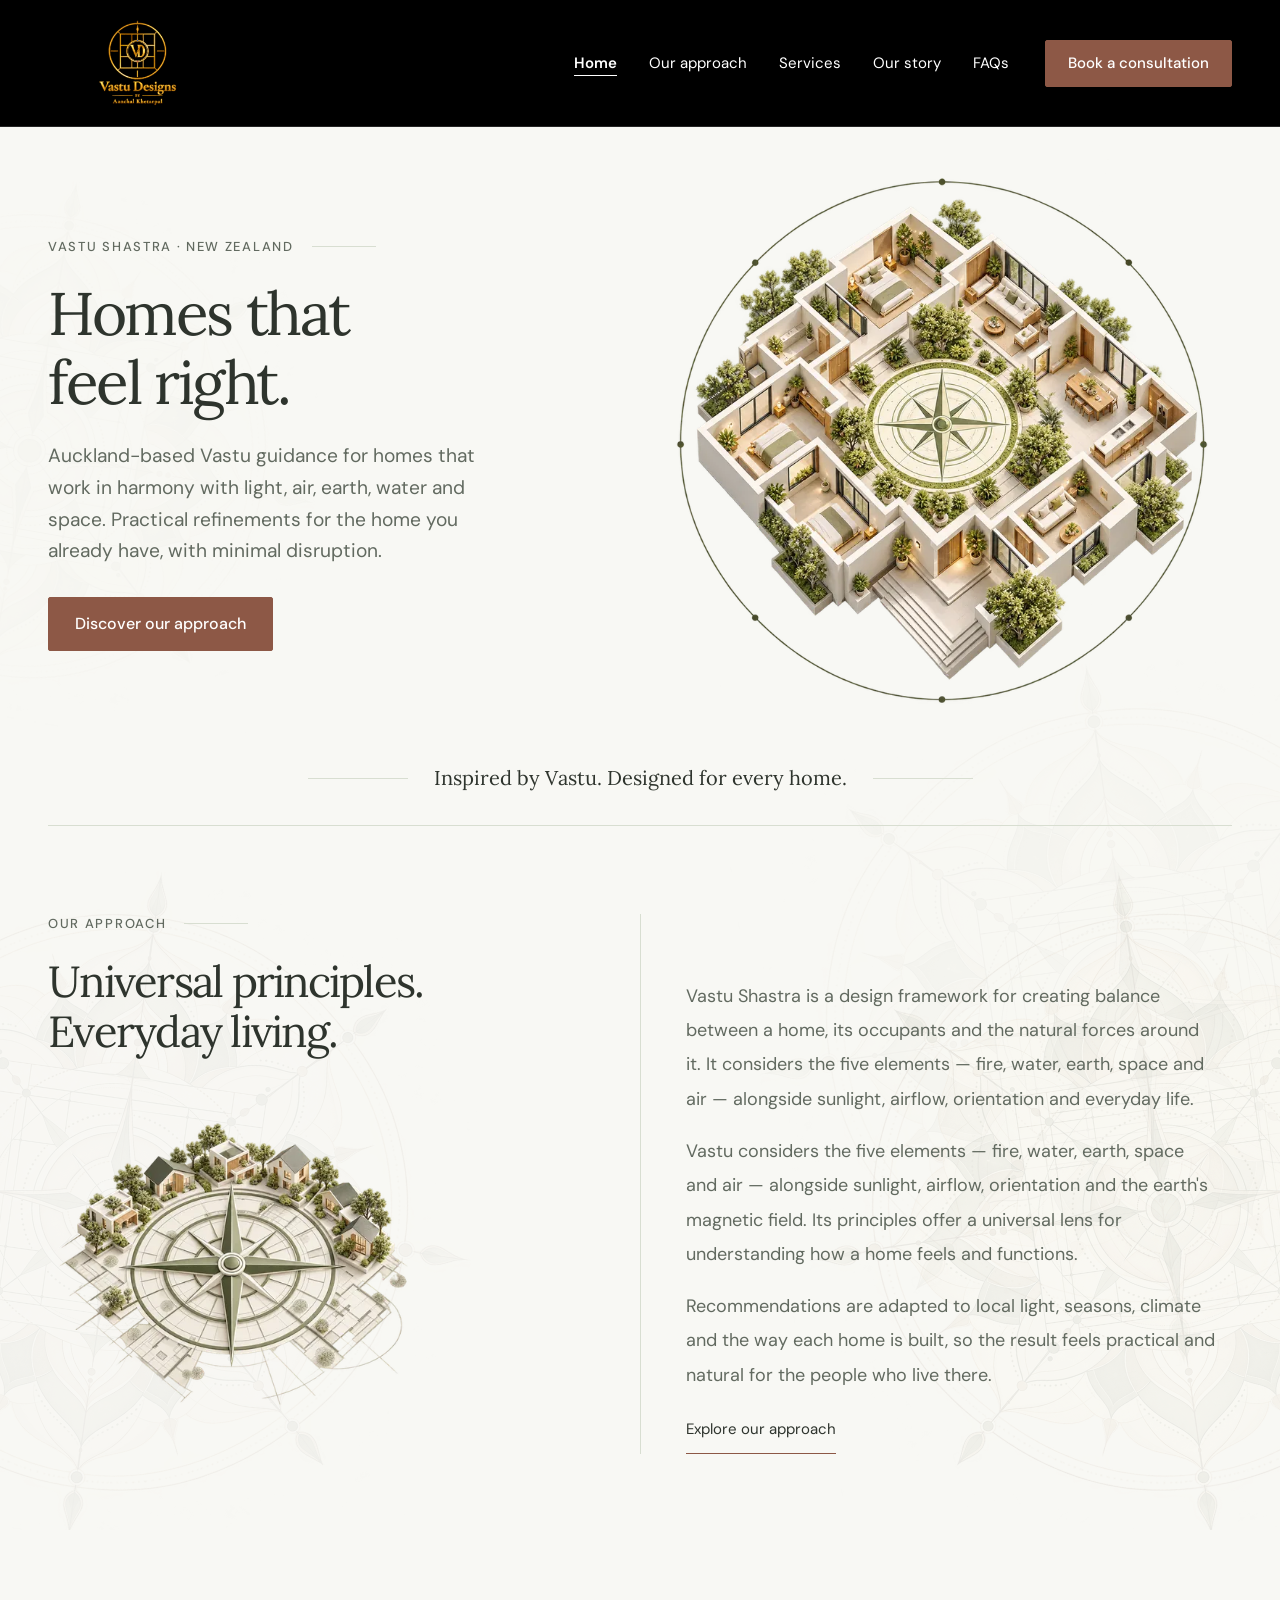
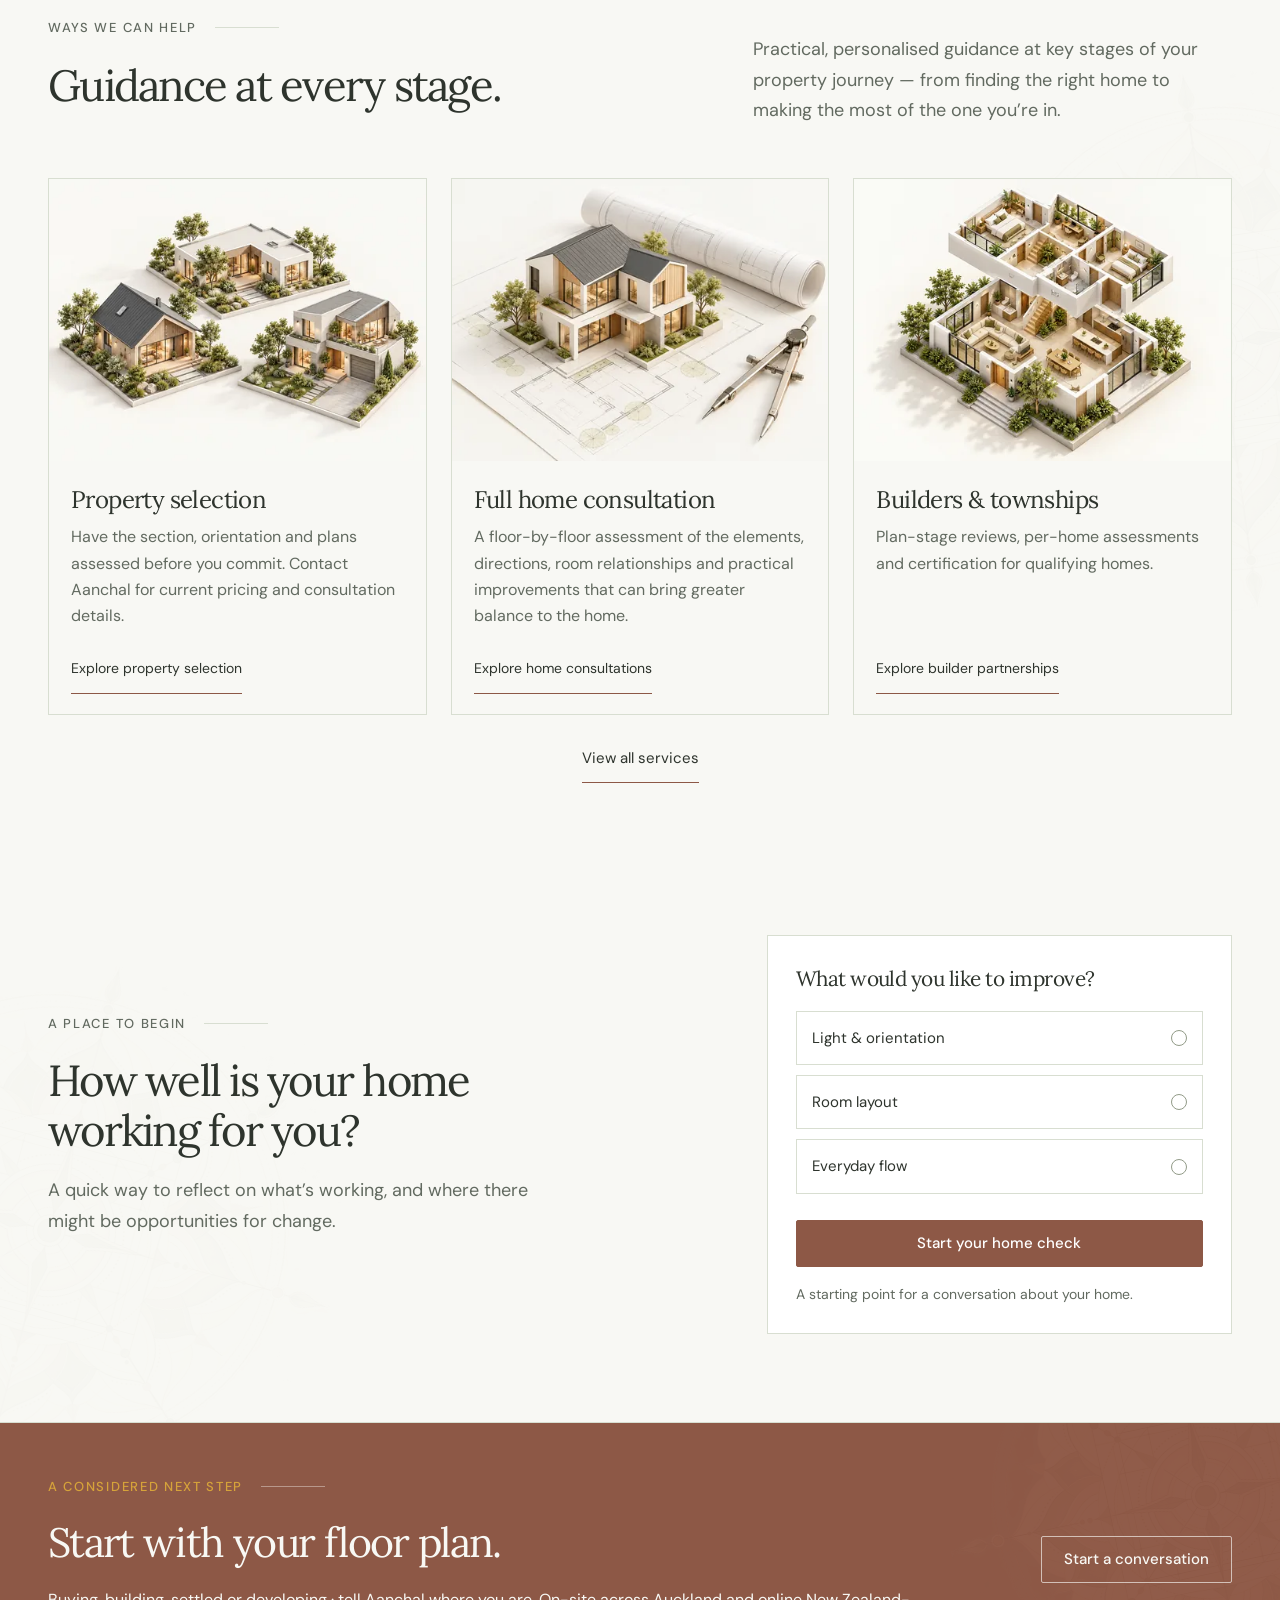
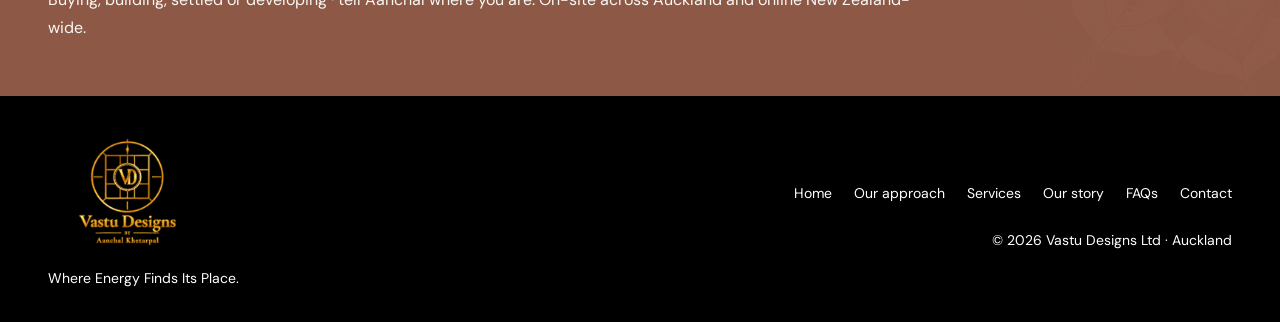
<file: index.html>
<!doctype html>
<html lang="en-NZ">
<head>
  <meta charset="utf-8">
  <meta name="viewport" content="width=device-width, initial-scale=1">
  <link rel="apple-touch-icon" href="log.png">
  <link rel="icon" type="image/png" href="log.png">
  <meta property="og:image" content="log.png">
  <meta name="theme-color" content="#59634f">
  <meta name="description" content="Universal Vastu design guidance by aanchal khetarpaal for homes in Auckland, New Zealand and beyond. Consultations on-site and online.">
  <title>Vastu Designs - Homes that feel right.</title>
  <link rel="icon" type="image/svg+xml" href="data:image/svg+xml,%3Csvg%20xmlns='http://www.w3.org/2000/svg'%20viewBox='0%200%2064%2064'%3E%3Crect%20width='64'%20height='64'%20rx='10'%20fill='%23F8F8F4'/%3E%3Cpath%20d='M16%2017l16%2032%2016-32M24%2017l8%2016%208-16'%20fill='none'%20stroke='%2359634F'%20stroke-width='4'/%3E%3C/svg%3E">
  <link rel="preload" href="assets/fonts/lora-400.woff2" as="font" type="font/woff2" crossorigin>
  <link rel="preload" href="assets/fonts/dm-sans-400.woff2" as="font" type="font/woff2" crossorigin>
  <link rel="stylesheet" href="assets/vendor/bootstrap/bootstrap.min.css">
  <link rel="stylesheet" href="assets/css/styles.css">
  <script src="assets/vendor/bootstrap/bootstrap.bundle.min.js" defer></script>
  <script src="assets/js/layout.js" defer></script>
  <script src="assets/js/site.js" defer></script>
<meta property="og:title" content="Vastu Designs - Homes that feel right.">
<meta property="og:description" content="Universal Vastu design guidance by aanchal khetarpaal for homes in Auckland, New Zealand and beyond. Consultations on-site and online.">
<meta property="og:type" content="website">
</head>
<body data-page="index">
<a class="skip-link" href="#main-content">Skip to content</a><div id="site-header-slot"></div>

  <main id="main-content"><section class="hero-section" aria-labelledby="hero-heading">
      <div class="container site-container">
        <div class="row align-items-center gx-lg-4">
          <div class="col-lg-6 hero-copy">
            <p class="eyebrow">Vastu Shastra · New Zealand</p>
            <h1 id="hero-heading">Homes that<br>feel right.</h1>
            <p class="hero-description">Auckland-based Vastu guidance for homes that work in harmony with light, air, earth, water and space. Practical refinements for the home you already have, with minimal disruption.</p>
            <a class="btn btn-vastu btn-lg" href="approach.html">Discover our approach</a>
          </div>
          <div class="col-lg-6 hero-art">
            <img class="img-fluid" src="assets/images/hero-vastu-home.webp" srcset="assets/images/hero-vastu-home-480.webp 480w, assets/images/hero-vastu-home-800.webp 800w, assets/images/hero-vastu-home.webp 1200w" sizes="(min-width: 1200px) 610px, (min-width: 992px) 48vw, 94vw" width="1200" height="1200" fetchpriority="high" alt="A conceptual roofless home model with a planted courtyard and a Vastu compass motif.">
          </div>
        </div>
        <p class="rooted-statement"><span>Inspired by Vastu. Designed for every home.</span></p>
      </div>
    </section>

    <section class="section-pad foundations-section home-approach" id="approach" aria-labelledby="approach-heading">
      <div class="container site-container">
        <div class="row gx-xl-5 align-items-start">
          <div class="col-lg-6">
            <p class="eyebrow">Our approach</p>
            <h2 id="approach-heading">Universal principles. Everyday living.</h2>
            <img class="compass-art img-fluid" src="assets/images/vastu-compass.webp" srcset="assets/images/vastu-compass-480.webp 480w, assets/images/vastu-compass-800.webp 800w, assets/images/vastu-compass.webp 1000w" sizes="(min-width: 992px) 420px, 85vw" width="1000" height="1000" loading="lazy" decoding="async" alt="A conceptual architectural compass surrounded by miniature homes and floor-plan linework.">
          </div>
          <div class="col-lg-6 foundations-copy">
<p>Vastu Shastra is a design framework for creating balance between a home, its occupants and the natural forces around it. It considers the five elements — fire, water, earth, space and air — alongside sunlight, airflow, orientation and everyday life.</p>
<p>Vastu considers the five elements — fire, water, earth, space and air — alongside sunlight, airflow, orientation and the earth's magnetic field. Its principles offer a universal lens for understanding how a home feels and functions.</p>
<p>Recommendations are adapted to local light, seasons, climate and the way each home is built, so the result feels practical and natural for the people who live there.</p>
<a class="text-link" href="approach.html">Explore our approach</a>
</div>
</div>
        </div>
    </section>

    <section class="section-pad services-section" id="services" aria-labelledby="services-heading">
      <div class="container site-container">
        <div class="row align-items-end gy-3 mb-5">
          <div class="col-lg-6">
<p class="eyebrow">Ways we can help</p>
<h2 id="services-heading">Guidance at every stage.</h2>
</div>
          <div class="col-lg-5 offset-lg-1"><p class="section-intro mb-1">Practical, personalised guidance at key stages of your property journey — from finding the right home to making the most of the one you’re in.</p></div>
        </div>
        <div class="row g-4 service-grid">
          <div class="col-md-6 col-lg-4">
            <article class="service-card">
              <img class="service-image" src="assets/images/property-selection.webp" srcset="assets/images/property-selection-480.webp 480w, assets/images/property-selection-800.webp 800w, assets/images/property-selection.webp 1000w" sizes="(min-width: 992px) 365px, (min-width: 768px) 46vw, 94vw" width="1000" height="750" loading="lazy" decoding="async" alt="Three miniature homes illustrating different property choices.">
              <div class="service-body">
<h3>Property selection</h3>
<p>Have the section, orientation and plans assessed before you commit. Contact Aanchal for current pricing and consultation details.</p>
<a class="text-link" href="services.html#property-selection">Explore property selection</a>
</div>
            </article>
          </div>
          <div class="col-md-6 col-lg-4">
            <article class="service-card">
              <img class="service-image" src="assets/images/home-consultation.webp" srcset="assets/images/home-consultation-480.webp 480w, assets/images/home-consultation-800.webp 800w, assets/images/home-consultation.webp 1000w" sizes="(min-width: 992px) 365px, (min-width: 768px) 46vw, 94vw" width="1000" height="750" loading="lazy" decoding="async" alt="A miniature home on architectural drawings beside a drafting compass.">
              <div class="service-body">
<h3>Full home consultation</h3>
<p>A floor-by-floor assessment of the elements, directions, room relationships and practical improvements that can bring greater balance to the home.</p>
<a class="text-link" href="services.html#home-consultation">Explore home consultations</a>
</div>
            </article>
          </div>
          <div class="col-md-6 col-lg-4">
            <article class="service-card">
              <img class="service-image" src="assets/images/renovation-model.webp" srcset="assets/images/renovation-model-480.webp 480w, assets/images/renovation-model-800.webp 800w, assets/images/renovation-model.webp 1000w" sizes="(min-width: 992px) 365px, (min-width: 768px) 46vw, 94vw" width="1000" height="750" loading="lazy" decoding="async" alt="A two-storey architectural model with an upper floor lifted to reveal the layout.">
              <div class="service-body">
<h3>Builders &amp; townships</h3>
<p>Plan-stage reviews, per-home assessments and certification for qualifying homes.</p>
<a class="text-link" href="services.html#builders">Explore builder partnerships</a>
</div>
            </article>
          </div>
        </div>
        <div class="section-link-row"><a class="text-link" href="services.html">View all services</a></div>
</div>
    </section>

    <section class="section-pad home-check-section" aria-labelledby="home-check-heading">
      <div class="container site-container">
        <div class="row align-items-center gy-5 gx-xl-5">
          <div class="col-lg-6">
            <p class="eyebrow">A place to begin</p>
            <h2 id="home-check-heading">How well is your home<br class="d-none d-xl-block"> working for you?</h2>
            <p class="section-intro">A quick way to reflect on what’s working, and where there might be opportunities for change.</p>
          </div>
          <div class="col-lg-5 offset-lg-1">
            <form class="home-check-panel" id="home-check-form">
              <fieldset>
                <legend>What would you like to improve?</legend>
                <label class="check-choice"><input type="radio" name="home_priority" value="light" required><span>Light &amp; orientation</span><span class="choice-indicator" aria-hidden="true"></span></label>
                <label class="check-choice"><input type="radio" name="home_priority" value="layout"><span>Room layout</span><span class="choice-indicator" aria-hidden="true"></span></label>
                <label class="check-choice"><input type="radio" name="home_priority" value="flow"><span>Everyday flow</span><span class="choice-indicator" aria-hidden="true"></span></label>
              </fieldset>
              <button class="btn btn-vastu w-100 mt-3" type="submit">Start your home check</button>
              <p class="form-note mb-0 mt-3">A starting point for a conversation about your home.</p>
            </form>
          </div>
        </div>
      </div>
    </section>

    <section class="developer-section page-cta" aria-labelledby="next-step-heading"><div class="container site-container"><div class="row align-items-center gy-4">
<div class="col-lg-9">
<p class="eyebrow next-step-eyebrow">A considered next step</p>
<h2 id="next-step-heading">Start with your floor plan.</h2>
<p class="mb-0">Buying, building, settled or developing &middot; tell Aanchal where you are. On-site across Auckland and online New Zealand-wide.</p>
</div>
<div class="col-lg-3 text-lg-end"><a class="btn btn-outline-light" href="contact.html#enquiry-form">Start a conversation</a></div>
</div></div></section></main><div id="site-footer-slot"></div>

  <div class="modal fade" id="home-check-modal" tabindex="-1" aria-labelledby="check-result-heading" aria-hidden="true">
    <div class="modal-dialog modal-dialog-centered"><div class="modal-content">
<div class="modal-header">
<p class="eyebrow mb-0">Your starting point</p>
<button type="button" class="btn-close" data-bs-dismiss="modal" aria-label="Close"></button>
</div>
<div class="modal-body">
<h2 id="check-result-heading">A considered next step</h2>
<p id="check-result-description"></p>
<ul class="check-result-list" id="check-result-list"></ul>
</div>
<div class="modal-footer"><a class="btn btn-vastu" id="check-result-contact" href="contact.html?service=Full+home+consultation#enquiry-form">Talk about your home</a></div>
</div></div>
  </div>
</body>
</html>
</file>
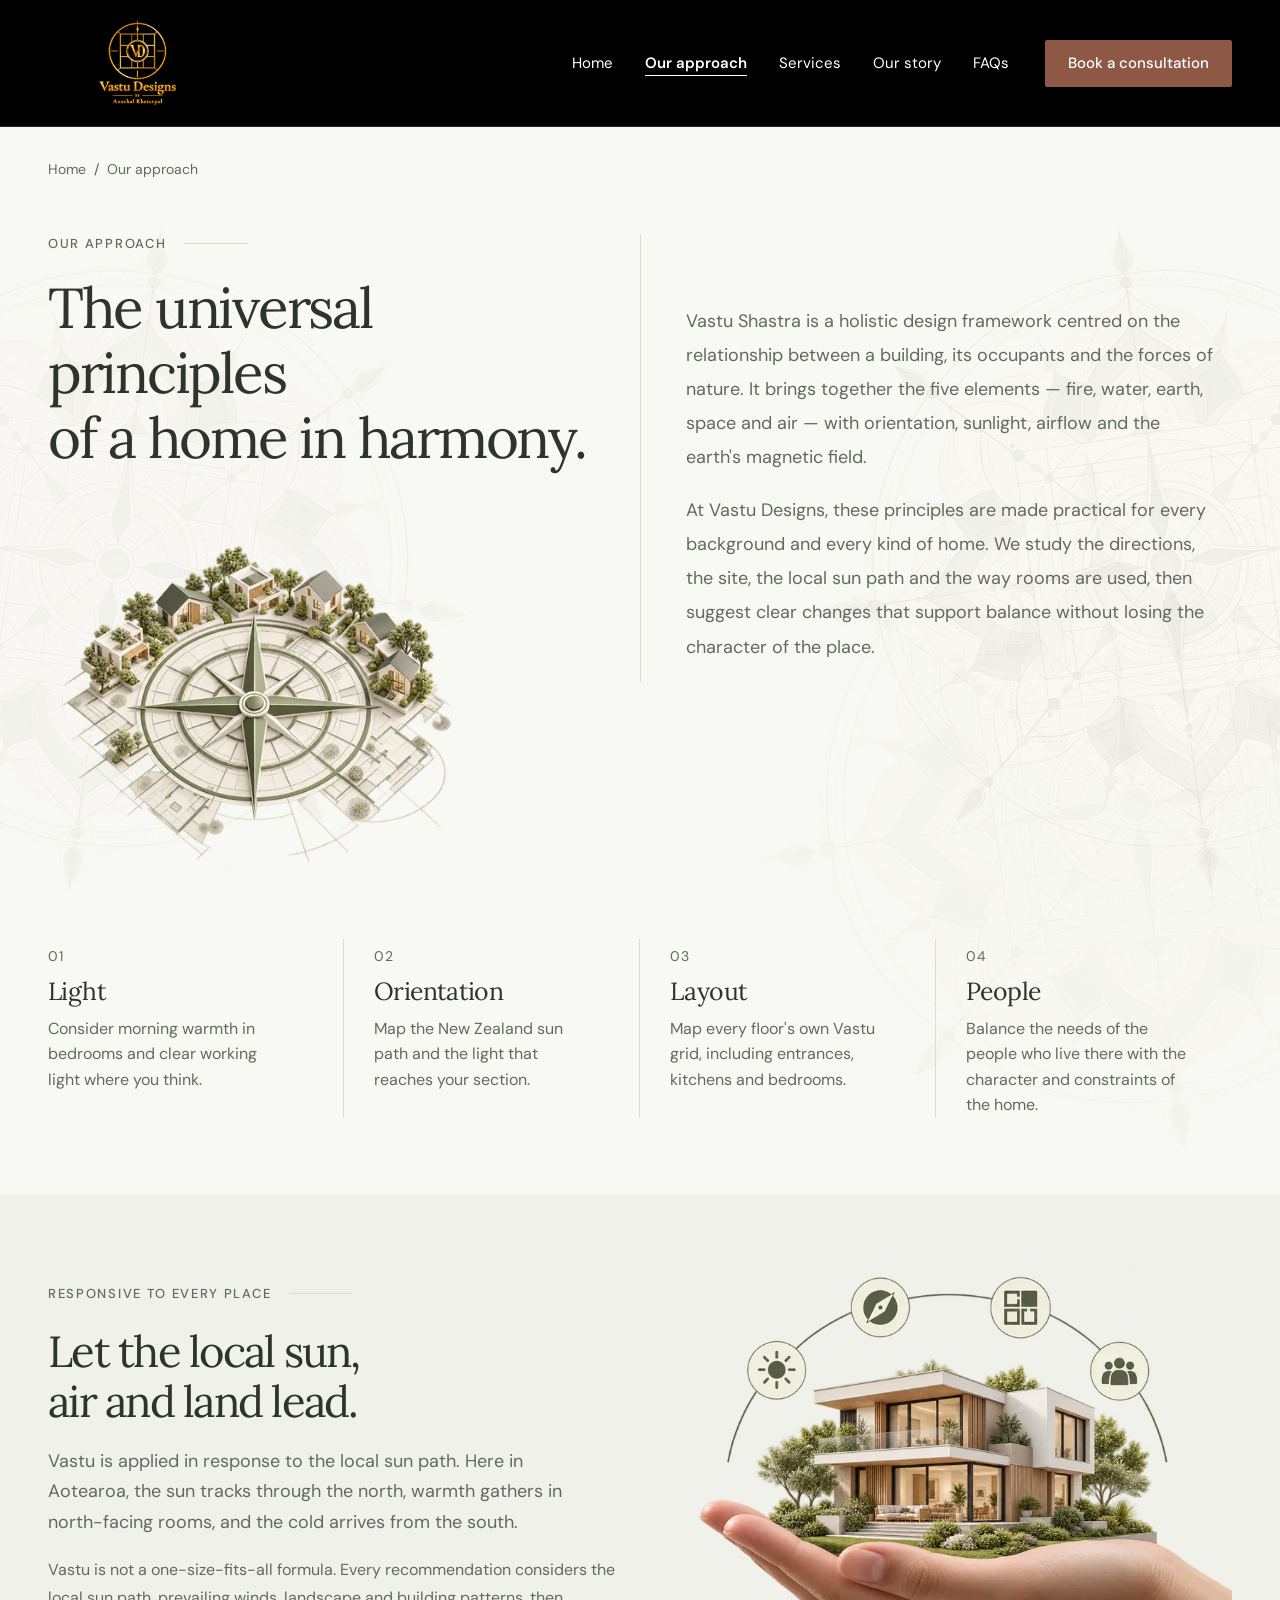
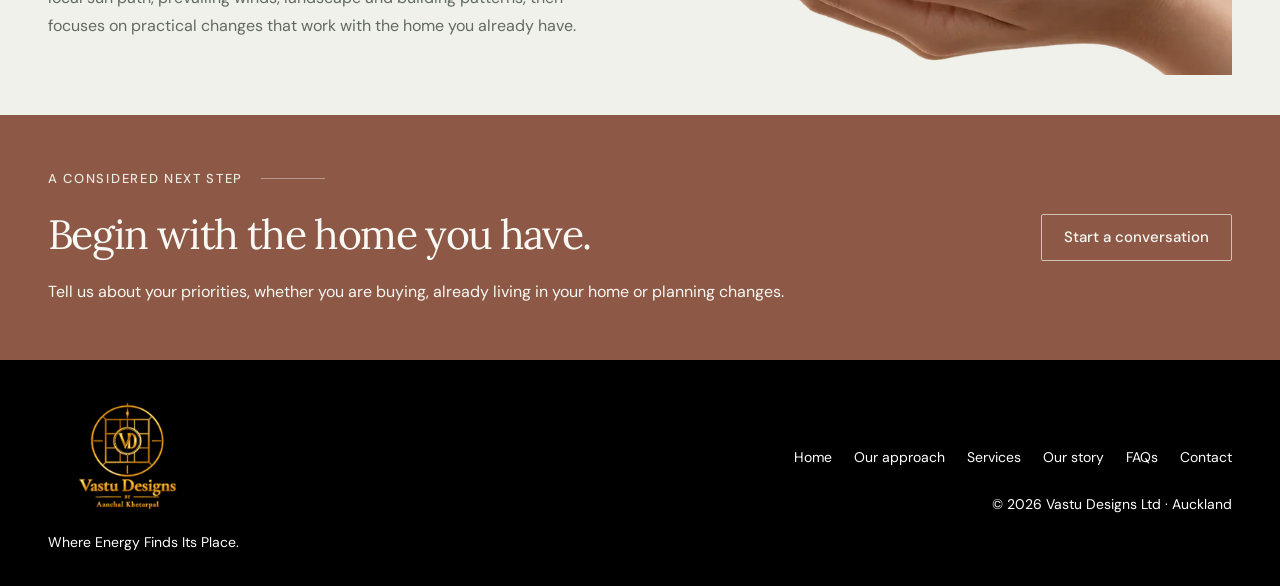
<file: approach.html>
<!doctype html>
<html lang="en-NZ">
<head>
  <meta charset="utf-8">
  <meta name="viewport" content="width=device-width, initial-scale=1">
  <link rel="apple-touch-icon" href="log.png">
  <link rel="icon" type="image/png" href="log.png">
  <meta property="og:image" content="log.png">
  <meta name="theme-color" content="#59634f">
  <meta name="description" content="Universal Vastu design principles for light, orientation, the five elements and practical refinements that work with the home you already have.">
  <title>Our approach - Vastu Designs</title>
  <link rel="icon" type="image/svg+xml" href="data:image/svg+xml,%3Csvg%20xmlns='http://www.w3.org/2000/svg'%20viewBox='0%200%2064%2064'%3E%3Crect%20width='64'%20height='64'%20rx='10'%20fill='%23F8F8F4'/%3E%3Cpath%20d='M16%2017l16%2032%2016-32M24%2017l8%2016%208-16'%20fill='none'%20stroke='%2359634F'%20stroke-width='4'/%3E%3C/svg%3E">
  <link rel="preload" href="assets/fonts/lora-400.woff2" as="font" type="font/woff2" crossorigin>
  <link rel="preload" href="assets/fonts/dm-sans-400.woff2" as="font" type="font/woff2" crossorigin>
  <link rel="stylesheet" href="assets/vendor/bootstrap/bootstrap.min.css">
  <link rel="stylesheet" href="assets/css/styles.css">
  <script src="assets/vendor/bootstrap/bootstrap.bundle.min.js" defer></script>
  <script src="assets/js/layout.js" defer></script>
  <script src="assets/js/site.js" defer></script>
<meta property="og:title" content="Our approach - Vastu Designs">
<meta property="og:description" content="Universal Vastu design principles for light, orientation, the five elements and practical refinements that work with the home you already have.">
<meta property="og:type" content="website">
</head>
<body data-page="approach" class="inner-page">
<a class="skip-link" href="#main-content">Skip to content</a><div id="site-header-slot"></div>

  <main id="main-content"><div class="container site-container page-breadcrumb"><nav aria-label="Breadcrumb"><ol class="breadcrumb">
<li class="breadcrumb-item"><a href="index.html">Home</a></li>
<li class="breadcrumb-item active" aria-current="page">Our approach</li>
</ol></nav></div>
<section class="section-pad foundations-section page-opening" id="approach" aria-labelledby="approach-heading">
      <div class="container site-container">
        <div class="row gx-xl-5 align-items-start">
          <div class="col-lg-6">
            <p class="eyebrow">Our approach</p>
            <h1 id="approach-heading">The universal principles<br class="d-none d-lg-block"> of a home in harmony.</h1>
            <img class="compass-art img-fluid" src="assets/images/vastu-compass.webp" srcset="assets/images/vastu-compass-480.webp 480w, assets/images/vastu-compass-800.webp 800w, assets/images/vastu-compass.webp 1000w" sizes="(min-width: 992px) 420px, 85vw" width="1000" height="1000" loading="lazy" decoding="async" alt="A conceptual architectural compass surrounded by miniature homes and floor-plan linework.">
          </div>
          <div class="col-lg-6 foundations-copy">
            <p>Vastu Shastra is a holistic design framework centred on the relationship between a building, its occupants and the forces of nature. It brings together the five elements — fire, water, earth, space and air — with orientation, sunlight, airflow and the earth's magnetic field.</p>
            <p>At Vastu Designs, these principles are made practical for every background and every kind of home. We study the directions, the site, the local sun path and the way rooms are used, then suggest clear changes that support balance without losing the character of the place.</p>
          </div>
        </div>
        <div class="row principle-grid g-0" aria-label="Four considerations in our approach">
          <div class="col-6 col-lg-3 principle">
<span class="principle-number">01</span><h3>Light</h3>
<p>Consider morning warmth in bedrooms and clear working light where you think.</p>
</div>
          <div class="col-6 col-lg-3 principle">
<span class="principle-number">02</span><h3>Orientation</h3>
<p>Map the New Zealand sun path and the light that reaches your section.</p>
</div>
          <div class="col-6 col-lg-3 principle">
<span class="principle-number">03</span><h3>Layout</h3>
<p>Map every floor's own Vastu grid, including entrances, kitchens and bedrooms.</p>
</div>
          <div class="col-6 col-lg-3 principle">
<span class="principle-number">04</span><h3>People</h3>
<p>Balance the needs of the people who live there with the character and constraints of the home.</p>
</div>
        </div>
      </div>
    </section>

    <section class="hemisphere-section pale-panel" aria-labelledby="hemisphere-heading">
      <div class="container site-container">
        <div class="row align-items-center gy-4 gx-xl-5">
          <div class="col-lg-6">
            <p class="eyebrow">Responsive to every place</p>
            <h2 id="hemisphere-heading">Let the local sun,<br>air and land lead.</h2>
            <p class="section-intro">Vastu is applied in response to the local sun path. Here in Aotearoa, the sun tracks through the north, warmth gathers in north-facing rooms, and the cold arrives from the south.</p>
          <p class="mb-0">Vastu is not a one-size-fits-all formula. Every recommendation considers the local sun path, prevailing winds, landscape and building patterns, then focuses on practical changes that work with the home you already have.</p>
</div>
          <div class="col-lg-6">
            <img class="img-fluid hand-art" src="assets/images/home-in-hand.webp" srcset="assets/images/home-in-hand-480.webp 480w, assets/images/home-in-hand-800.webp 800w, assets/images/home-in-hand.webp 1200w" sizes="(min-width: 992px) 560px, 94vw" width="1200" height="900" loading="lazy" decoding="async" alt="A miniature contemporary home held in an open hand, framed by symbols for light, orientation, layout and people.">
          </div>
        </div>
      </div>
    </section>

    <section class="developer-section page-cta" aria-labelledby="next-step-heading"><div class="container site-container"><div class="row align-items-center gy-4">
<div class="col-lg-9">
<p class="eyebrow">A considered next step</p>
<h2 id="next-step-heading">Begin with the home you have.</h2>
<p class="mb-0">Tell us about your priorities, whether you are buying, already living in your home or planning changes.</p>
</div>
<div class="col-lg-3 text-lg-end"><a class="btn btn-outline-light" href="contact.html#enquiry-form">Start a conversation</a></div>
</div></div></section></main><div id="site-footer-slot"></div>

  </body>
</html>
</file>
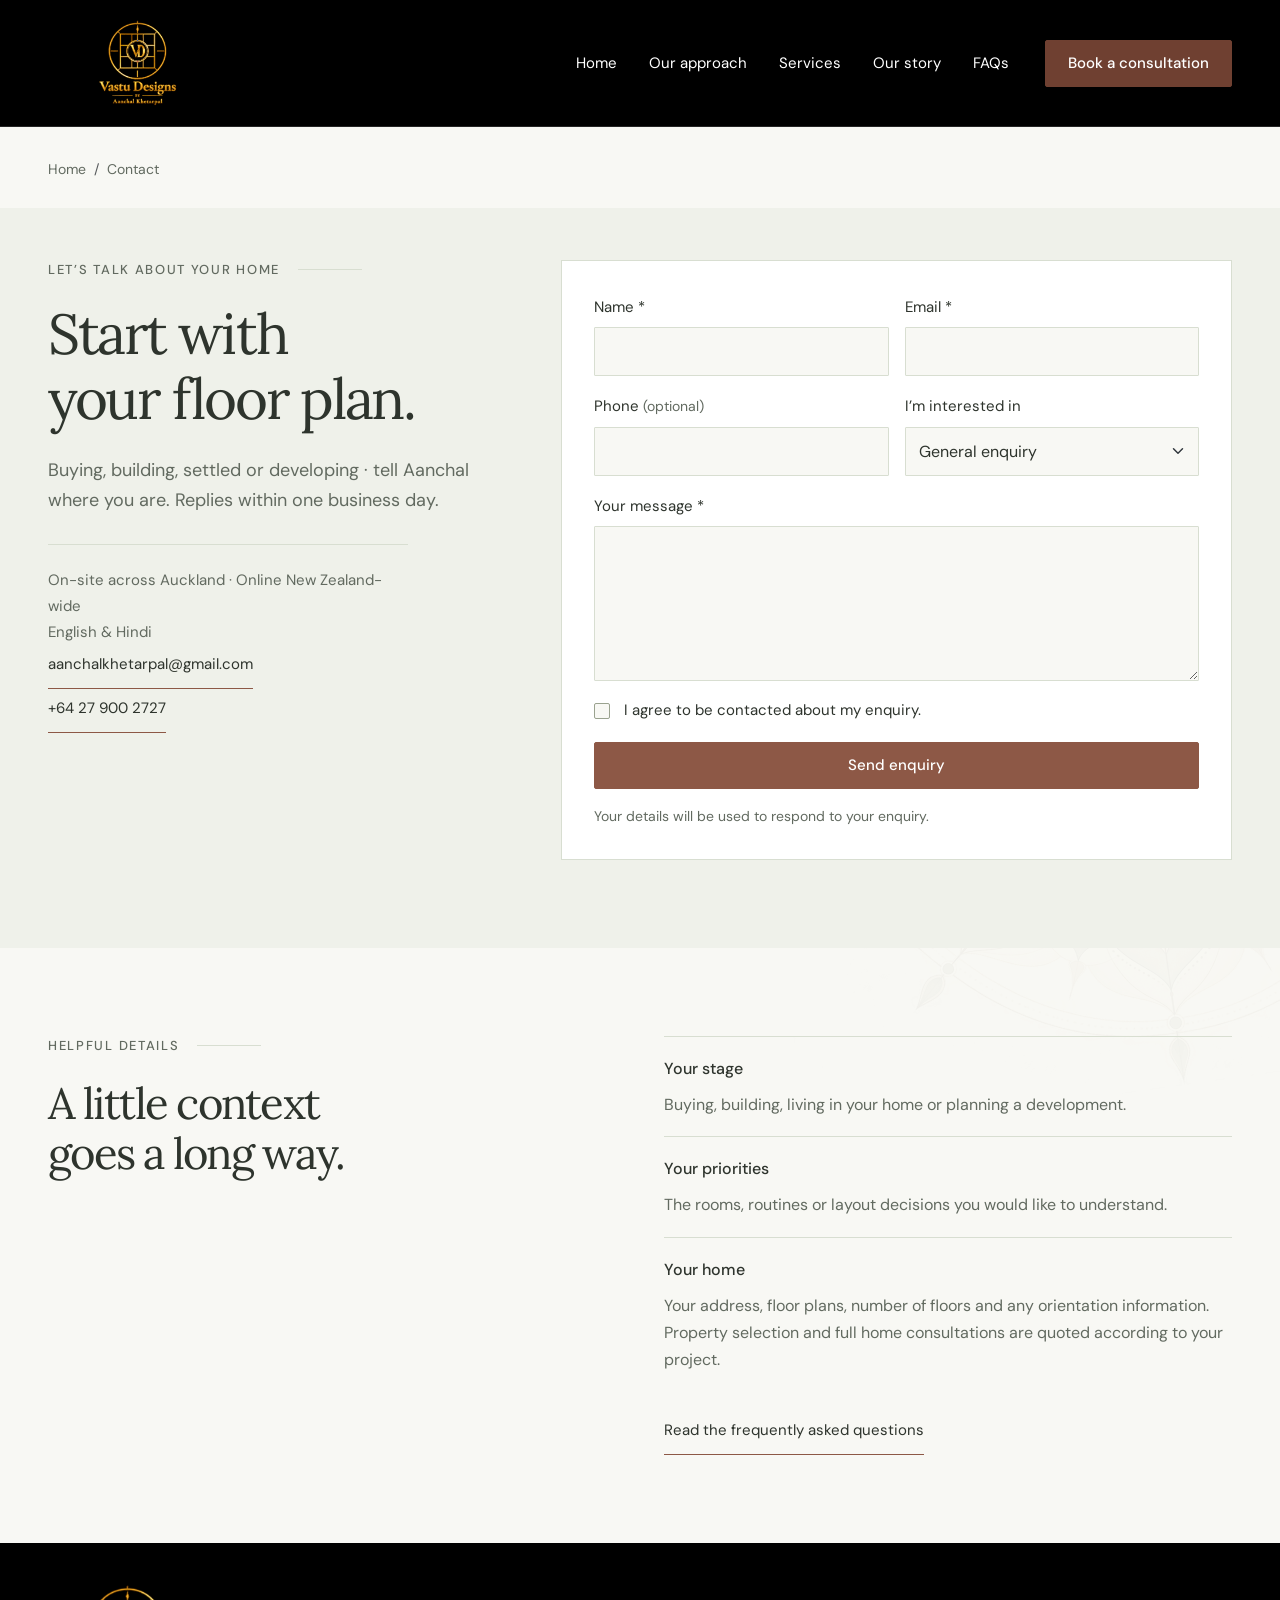
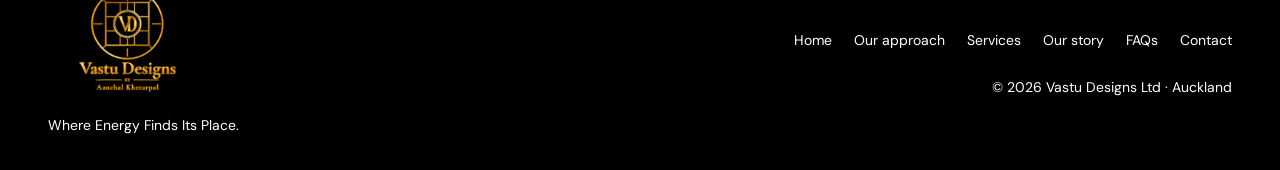
<file: contact.html>
<!doctype html>
<html lang="en-NZ">
<head>
  <meta charset="utf-8">
  <meta name="viewport" content="width=device-width, initial-scale=1">
  <link rel="apple-touch-icon" href="log.png">
  <link rel="icon" type="image/png" href="log.png">
  <meta property="og:image" content="log.png">
  <meta name="theme-color" content="#59634f">
  <meta name="description" content="Contact aanchal khetarpaal for Auckland on-site or NZ-wide online Vastu consultations. Replies within one business day.">
  <title>Contact Aanchal - Vastu Designs</title>
  <link rel="icon" type="image/svg+xml" href="data:image/svg+xml,%3Csvg%20xmlns='http://www.w3.org/2000/svg'%20viewBox='0%200%2064%2064'%3E%3Crect%20width='64'%20height='64'%20rx='10'%20fill='%23F8F8F4'/%3E%3Cpath%20d='M16%2017l16%2032%2016-32M24%2017l8%2016%208-16'%20fill='none'%20stroke='%2359634F'%20stroke-width='4'/%3E%3C/svg%3E">
  <link rel="preload" href="assets/fonts/lora-400.woff2" as="font" type="font/woff2" crossorigin>
  <link rel="preload" href="assets/fonts/dm-sans-400.woff2" as="font" type="font/woff2" crossorigin>
  <link rel="stylesheet" href="assets/vendor/bootstrap/bootstrap.min.css">
  <link rel="stylesheet" href="assets/css/styles.css">
  <script src="assets/vendor/bootstrap/bootstrap.bundle.min.js" defer></script>
  <script src="assets/js/layout.js" defer></script>
  <script src="assets/js/site.js" defer></script>
<meta property="og:title" content="Contact Aanchal - Vastu Designs">
<meta property="og:description" content="Contact aanchal khetarpaal for Auckland on-site or NZ-wide online Vastu consultations. Replies within one business day.">
<meta property="og:type" content="website">
</head>
<body data-page="contact" class="inner-page">
<a class="skip-link" href="#main-content">Skip to content</a><div id="site-header-slot"></div>

  <main id="main-content"><div class="container site-container page-breadcrumb"><nav aria-label="Breadcrumb"><ol class="breadcrumb">
<li class="breadcrumb-item"><a href="index.html">Home</a></li>
<li class="breadcrumb-item active" aria-current="page">Contact</li>
</ol></nav></div>
<section class="section-pad contact-section pale-panel page-opening" id="contact" aria-labelledby="contact-heading">
      <div class="container site-container">
        <div class="row gy-5 gx-xl-5 align-items-start">
          <div class="col-lg-5">
<p class="eyebrow">Let’s talk about your home</p>
<h1 id="contact-heading">Start with<br>your floor plan.</h1>
<p class="section-intro">Buying, building, settled or developing &middot; tell Aanchal where you are. Replies within one business day.</p>
<p class="contact-reassurance">On-site across Auckland &middot; Online New Zealand-wide<br>English &amp; Hindi<br><a class="text-link" href="mailto:aanchalkhetarpal@gmail.com">aanchalkhetarpal@gmail.com</a><br><a class="text-link" href="tel:+64279002727">+64 27 900 2727</a></p>
</div>
          <div class="col-lg-7">
            <form class="enquiry-form" id="enquiry-form" action="contact.php" method="post" novalidate>
              <div class="row g-3">
                <div class="col-sm-6">
<label class="form-label" for="name">Name <span aria-hidden="true">*</span></label><input class="form-control" id="name" name="name" type="text" autocomplete="name" minlength="2" maxlength="100" required><div class="invalid-feedback">Please enter your name.</div>
</div>
                <div class="col-sm-6">
<label class="form-label" for="email">Email <span aria-hidden="true">*</span></label><input class="form-control" id="email" name="email" type="email" autocomplete="email" maxlength="254" required><div class="invalid-feedback">Please enter a valid email address.</div>
</div>
                <div class="col-sm-6">
<label class="form-label" for="phone">Phone <span class="optional-label">(optional)</span></label><input class="form-control" id="phone" name="phone" type="tel" autocomplete="tel" maxlength="30"><div class="invalid-feedback">Please check your phone number.</div>
</div>
                <div class="col-sm-6">
<label class="form-label" for="service">I’m interested in</label><select class="form-select" id="service" name="service"><option value="General enquiry">General enquiry</option>
<option>Property selection</option>
<option>Full home consultation</option>
<option>Builders and townships</option>
<option>Online floor plan review</option>
<option>Timing guidance</option>
<option>Commercial spaces</option>
<option>Development project</option></select>
</div>
                <div class="col-12">
<label class="form-label" for="message">Your message <span aria-hidden="true">*</span></label><textarea class="form-control" id="message" name="message" rows="5" minlength="10" maxlength="3000" required></textarea><div class="invalid-feedback">Please add a message of at least 10 characters.</div>
</div>
                <div class="col-12"><div class="form-check">
<input class="form-check-input" id="consent" name="consent" type="checkbox" value="yes" required><label class="form-check-label" for="consent">I agree to be contacted about my enquiry.</label><div class="invalid-feedback">Please confirm we can contact you.</div>
</div></div>
                <div class="honeypot" aria-hidden="true">
<label for="website">Leave this field empty</label><input id="website" name="website" type="text" tabindex="-1" autocomplete="off">
</div>
                <div class="col-12"><button class="btn btn-vastu w-100" id="send-enquiry" type="submit"><span class="button-label">Send enquiry</span><span class="spinner-border spinner-border-sm d-none" aria-hidden="true"></span></button></div>
                <div class="col-12">
<p class="form-note mb-0">Your details will be used to respond to your enquiry.</p>
<div class="form-status mt-3" id="enquiry-status" role="status" aria-live="polite" hidden></div>
</div>
              </div>
            </form>
            <noscript><p class="form-note mt-3">Please enable JavaScript to use the enquiry form.</p></noscript>
          </div>
        </div>
      </div>
    </section>
  <section class="section-pad contact-preparation" aria-labelledby="prepare-heading"><div class="container site-container"><div class="row gy-4 gx-xl-5">
<div class="col-lg-5">
<p class="eyebrow">Helpful details</p>
<h2 id="prepare-heading">A little context<br>goes a long way.</h2>
</div>
<div class="col-lg-6 offset-lg-1">
<dl class="preparation-list">
<div>
<dt>Your stage</dt>
<dd>Buying, building, living in your home or planning a development.</dd>
</div>
<div>
<dt>Your priorities</dt>
<dd>The rooms, routines or layout decisions you would like to understand.</dd>
</div>
<div>
<dt>Your home</dt>
<dd>Your address, floor plans, number of floors and any orientation information. Property selection and full home consultations are quoted according to your project.</dd>
</div>
</dl>
<a class="text-link" href="faqs.html">Read the frequently asked questions</a>
</div>
</div></div></section></main><div id="site-footer-slot"></div>

  </body>
</html>
</file>
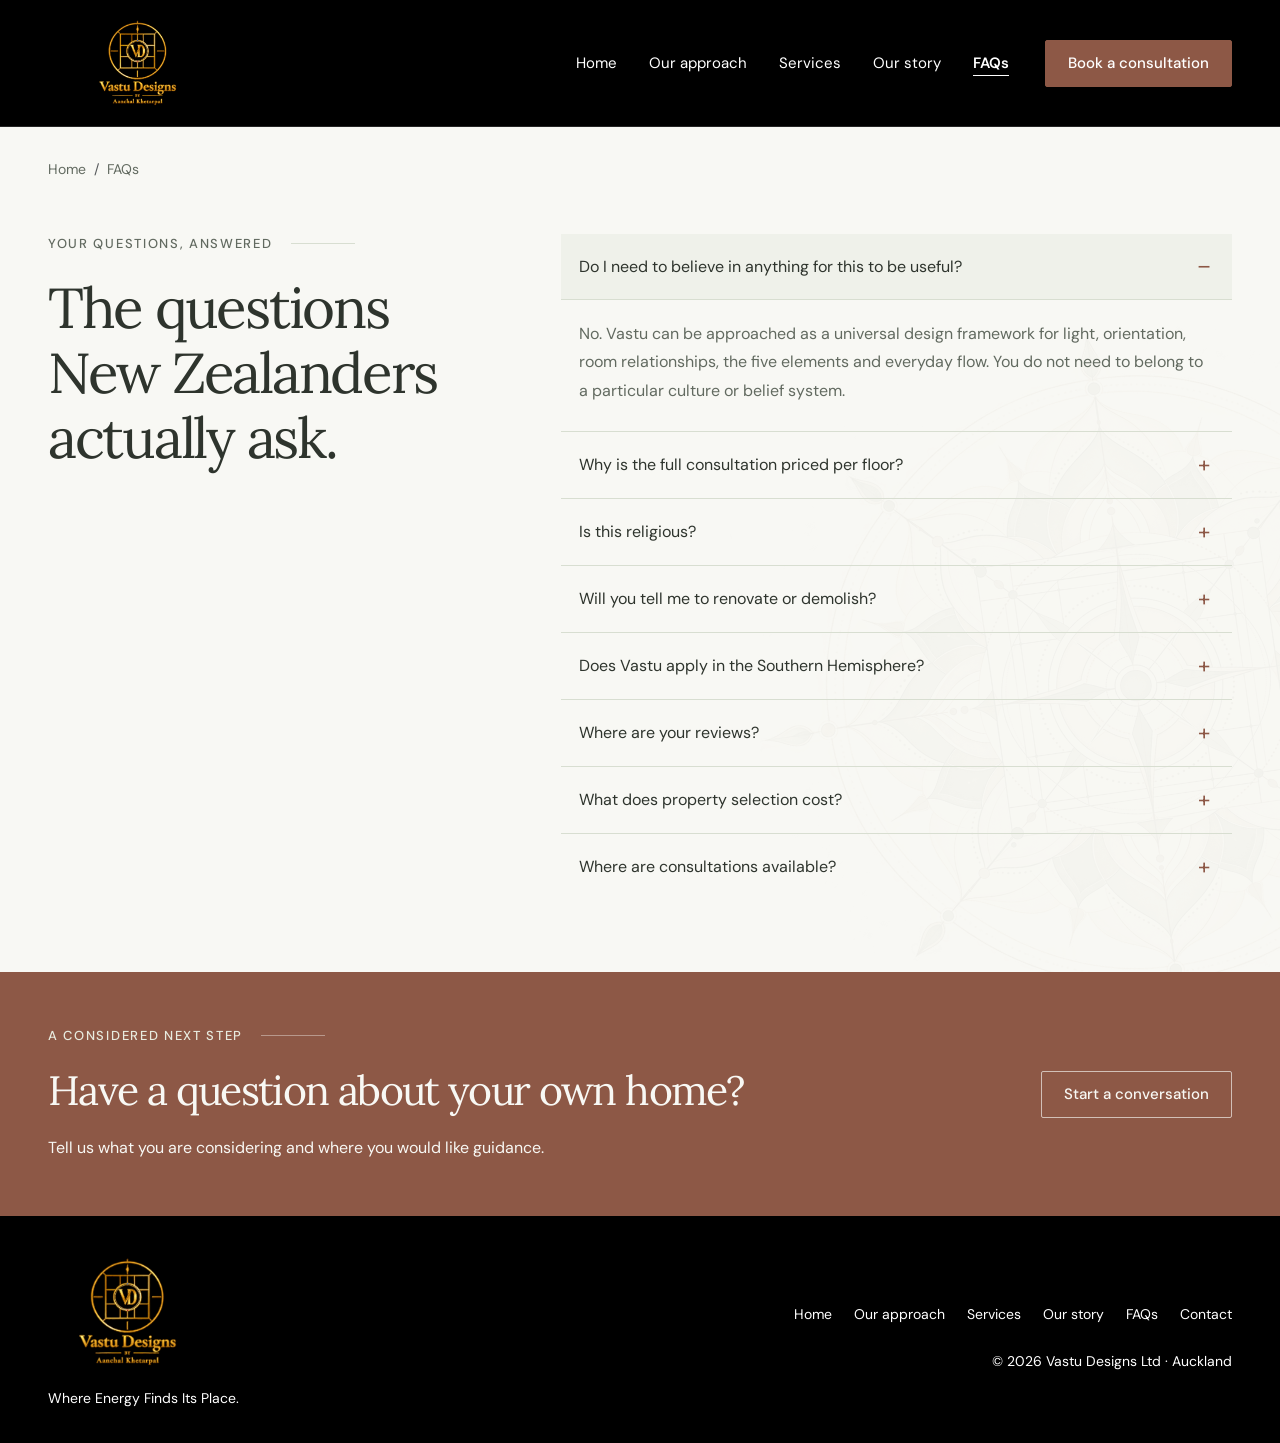
<file: faqs.html>
<!doctype html>
<html lang="en-NZ">
<head>
  <meta charset="utf-8">
  <meta name="viewport" content="width=device-width, initial-scale=1">
  <link rel="apple-touch-icon" href="log.png">
  <link rel="icon" type="image/png" href="log.png">
  <meta property="og:image" content="log.png">
  <meta name="theme-color" content="#59634f">
  <meta name="description" content="Answers about universal Vastu design principles, consultation pricing, practical recommendations and service coverage.">
  <title>FAQs - Vastu Designs</title>
  <link rel="icon" type="image/svg+xml" href="data:image/svg+xml,%3Csvg%20xmlns='http://www.w3.org/2000/svg'%20viewBox='0%200%2064%2064'%3E%3Crect%20width='64'%20height='64'%20rx='10'%20fill='%23F8F8F4'/%3E%3Cpath%20d='M16%2017l16%2032%2016-32M24%2017l8%2016%208-16'%20fill='none'%20stroke='%2359634F'%20stroke-width='4'/%3E%3C/svg%3E">
  <link rel="preload" href="assets/fonts/lora-400.woff2" as="font" type="font/woff2" crossorigin>
  <link rel="preload" href="assets/fonts/dm-sans-400.woff2" as="font" type="font/woff2" crossorigin>
  <link rel="stylesheet" href="assets/vendor/bootstrap/bootstrap.min.css">
  <link rel="stylesheet" href="assets/css/styles.css">
  <script src="assets/vendor/bootstrap/bootstrap.bundle.min.js" defer></script>
  <script src="assets/js/layout.js" defer></script>
  <script src="assets/js/site.js" defer></script>
<meta property="og:title" content="FAQs - Vastu Designs">
<meta property="og:description" content="Answers about universal Vastu design principles, consultation pricing, practical recommendations and service coverage.">
<meta property="og:type" content="website">
</head>
<body data-page="faqs" class="inner-page">
<a class="skip-link" href="#main-content">Skip to content</a><div id="site-header-slot"></div>

  <main id="main-content"><div class="container site-container page-breadcrumb"><nav aria-label="Breadcrumb"><ol class="breadcrumb">
<li class="breadcrumb-item"><a href="index.html">Home</a></li>
<li class="breadcrumb-item active" aria-current="page">FAQs</li>
</ol></nav></div>
<section class="section-pad faq-section page-opening" id="faqs" aria-labelledby="faq-heading">
      <div class="container site-container">
        <div class="row gy-4 gx-xl-5">
          <div class="col-lg-5">
<p class="eyebrow">Your questions, answered</p>
<h1 id="faq-heading">The questions<br>New Zealanders<br>actually ask.</h1>
</div>
          <div class="col-lg-7">
            <div class="accordion accordion-flush vastu-accordion" id="faq-accordion">
              <div class="accordion-item">
<h2 class="accordion-header"><button class="accordion-button" type="button" data-bs-toggle="collapse" data-bs-target="#faq-one" aria-expanded="true" aria-controls="faq-one">Do I need to believe in anything for this to be useful?</button></h2>
<div id="faq-one" class="accordion-collapse collapse show" data-bs-parent="#faq-accordion"><div class="accordion-body">No. Vastu can be approached as a universal design framework for light, orientation, room relationships, the five elements and everyday flow. You do not need to belong to a particular culture or belief system.</div></div>
</div>
              <div class="accordion-item">
<h2 class="accordion-header"><button class="accordion-button collapsed" type="button" data-bs-toggle="collapse" data-bs-target="#faq-two" aria-expanded="false" aria-controls="faq-two">Why is the full consultation priced per floor?</button></h2>
<div id="faq-two" class="accordion-collapse collapse" data-bs-parent="#faq-accordion"><div class="accordion-body">Every floor has its own layout, orientation and relationship to the elements. A two-storey home requires two assessments so each level can be understood clearly. Your quote includes a room-by-room review and a written plan of practical recommendations.</div></div>
</div>
              <div class="accordion-item">
<h2 class="accordion-header"><button class="accordion-button collapsed" type="button" data-bs-toggle="collapse" data-bs-target="#faq-three" aria-expanded="false" aria-controls="faq-three">Is this religious?</button></h2>
<div id="faq-three" class="accordion-collapse collapse" data-bs-parent="#faq-accordion"><div class="accordion-body">No. Vastu can be used as a thoughtful approach to balance between a building, its occupants and nature. Consultations stay practical and focus on orientation, light, airflow, layout and placement.</div></div>
</div>
              <div class="accordion-item">
<h2 class="accordion-header"><button class="accordion-button collapsed" type="button" data-bs-toggle="collapse" data-bs-target="#faq-four" aria-expanded="false" aria-controls="faq-four">Will you tell me to renovate or demolish?</button></h2>
<div id="faq-four" class="accordion-collapse collapse" data-bs-parent="#faq-accordion"><div class="accordion-body">Never. Aanchal's practice works with your existing building through rearrangement, room use, placement and light. Hard constraints are explained plainly so you can prioritise around them.</div></div>
</div>
            <div class="accordion-item">
<h2 class="accordion-header"><button class="accordion-button collapsed" type="button" data-bs-toggle="collapse" data-bs-target="#faq-five" aria-expanded="false" aria-controls="faq-five">Does Vastu apply in the Southern Hemisphere?</button></h2>
<div id="faq-five" class="accordion-collapse collapse" data-bs-parent="#faq-accordion"><div class="accordion-body">Yes. Vastu is applied responsively rather than as a fixed formula. Aanchal considers the local sun path, climate, seasons, landscape, prevailing winds and the way each home is built.</div></div>
</div>
<div class="accordion-item">
<h2 class="accordion-header"><button class="accordion-button collapsed" type="button" data-bs-toggle="collapse" data-bs-target="#faq-six" aria-expanded="false" aria-controls="faq-six">Where are your reviews?</button></h2>
<div id="faq-six" class="accordion-collapse collapse" data-bs-parent="#faq-accordion"><div class="accordion-body">Aanchal is building local reviews and publishes only genuine, named reviews from New Zealand clients on Google. If you would like to speak with a past client, ask.</div></div>
</div>
<div class="accordion-item">
<h2 class="accordion-header"><button class="accordion-button collapsed" type="button" data-bs-toggle="collapse" data-bs-target="#faq-seven" aria-expanded="false" aria-controls="faq-seven">What does property selection cost?</button></h2>
<div id="faq-seven" class="accordion-collapse collapse" data-bs-parent="#faq-accordion"><div class="accordion-body">The property selection consultation assesses the section, orientation and plans before you commit. Contact Aanchal for current pricing and consultation details.</div></div>
</div>
<div class="accordion-item">
<h2 class="accordion-header"><button class="accordion-button collapsed" type="button" data-bs-toggle="collapse" data-bs-target="#faq-eight" aria-expanded="false" aria-controls="faq-eight">Where are consultations available?</button></h2>
<div id="faq-eight" class="accordion-collapse collapse" data-bs-parent="#faq-accordion"><div class="accordion-body">On-site across Auckland and online New Zealand-wide. Online single-floor-plan reviews, optional timing guidance, commercial assessments and builder partnerships are also available.</div></div>
</div>
</div>
          </div>
        </div>
      </div>
    </section>

    <section class="developer-section page-cta" aria-labelledby="next-step-heading"><div class="container site-container"><div class="row align-items-center gy-4">
<div class="col-lg-9">
<p class="eyebrow">A considered next step</p>
<h2 id="next-step-heading">Have a question about your own home?</h2>
<p class="mb-0">Tell us what you are considering and where you would like guidance.</p>
</div>
<div class="col-lg-3 text-lg-end"><a class="btn btn-outline-light" href="contact.html#enquiry-form">Start a conversation</a></div>
</div></div></section></main><div id="site-footer-slot"></div>

  </body>
</html>
</file>
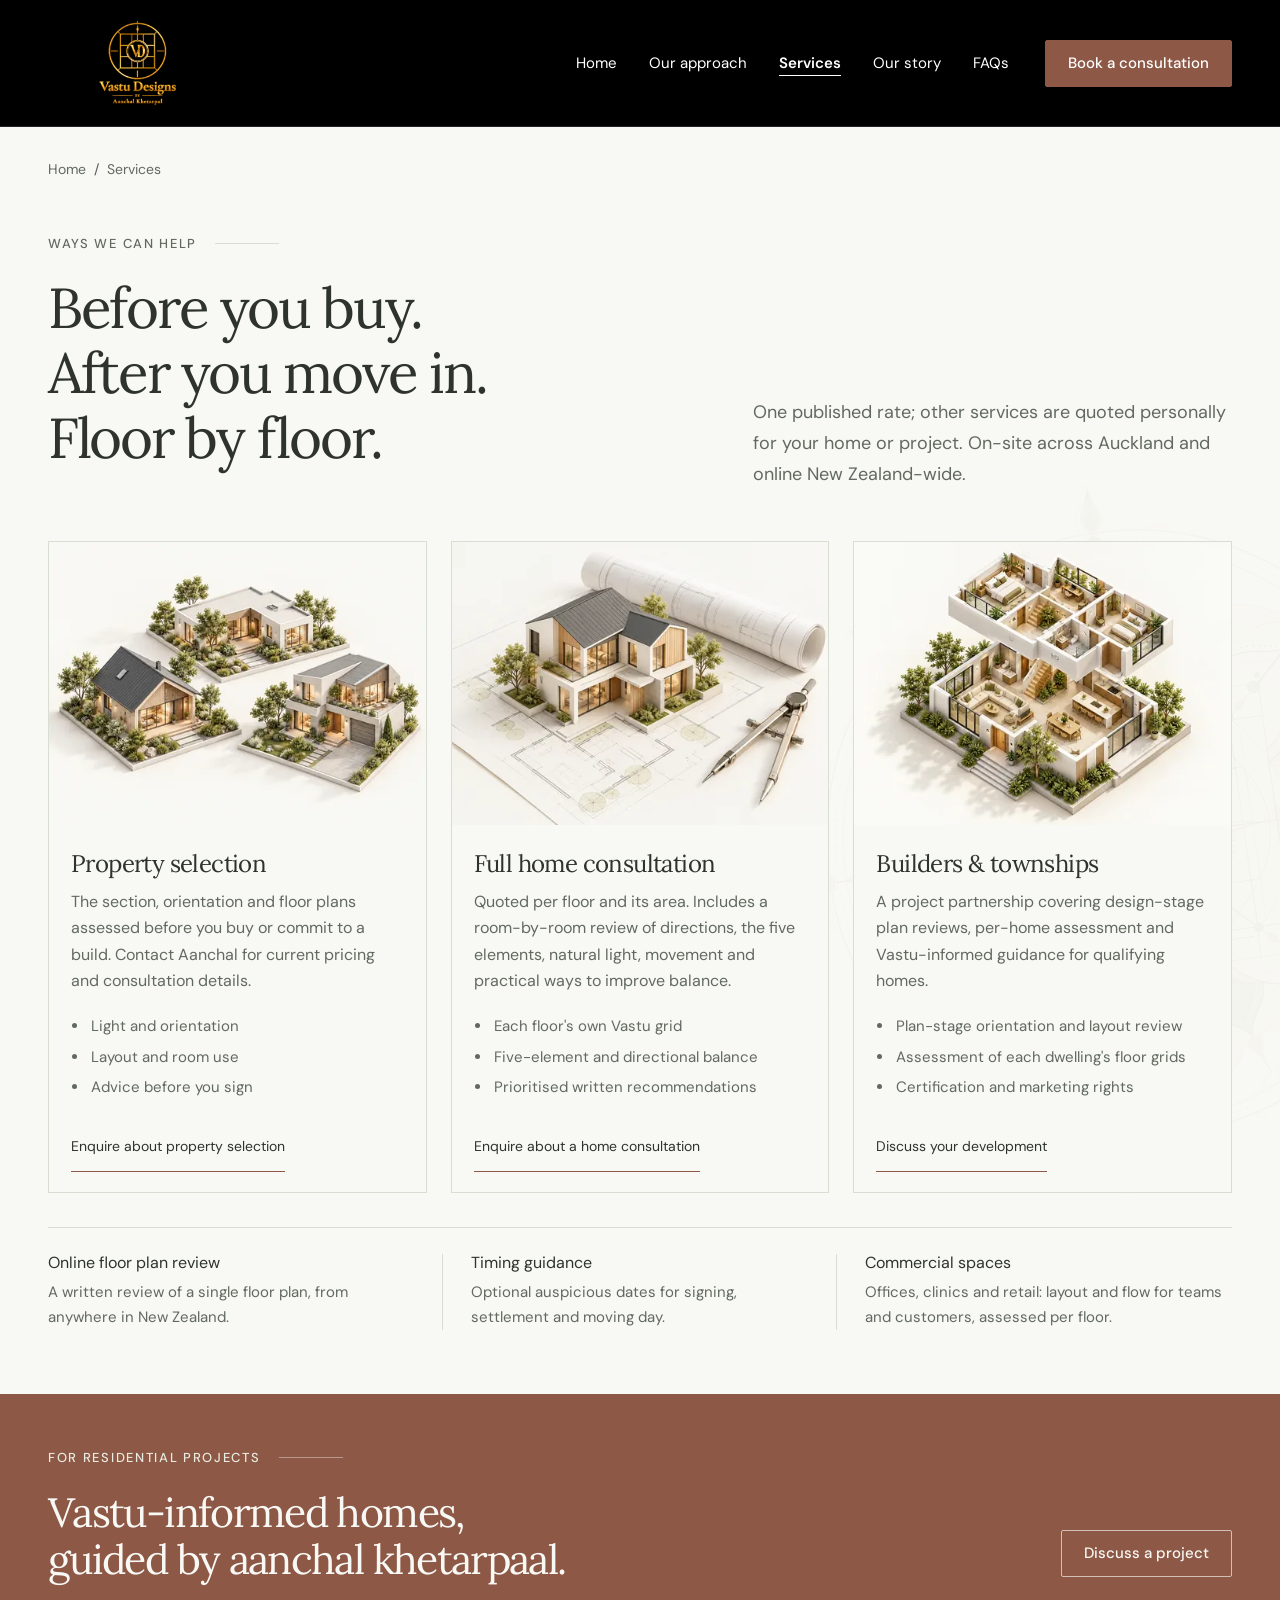
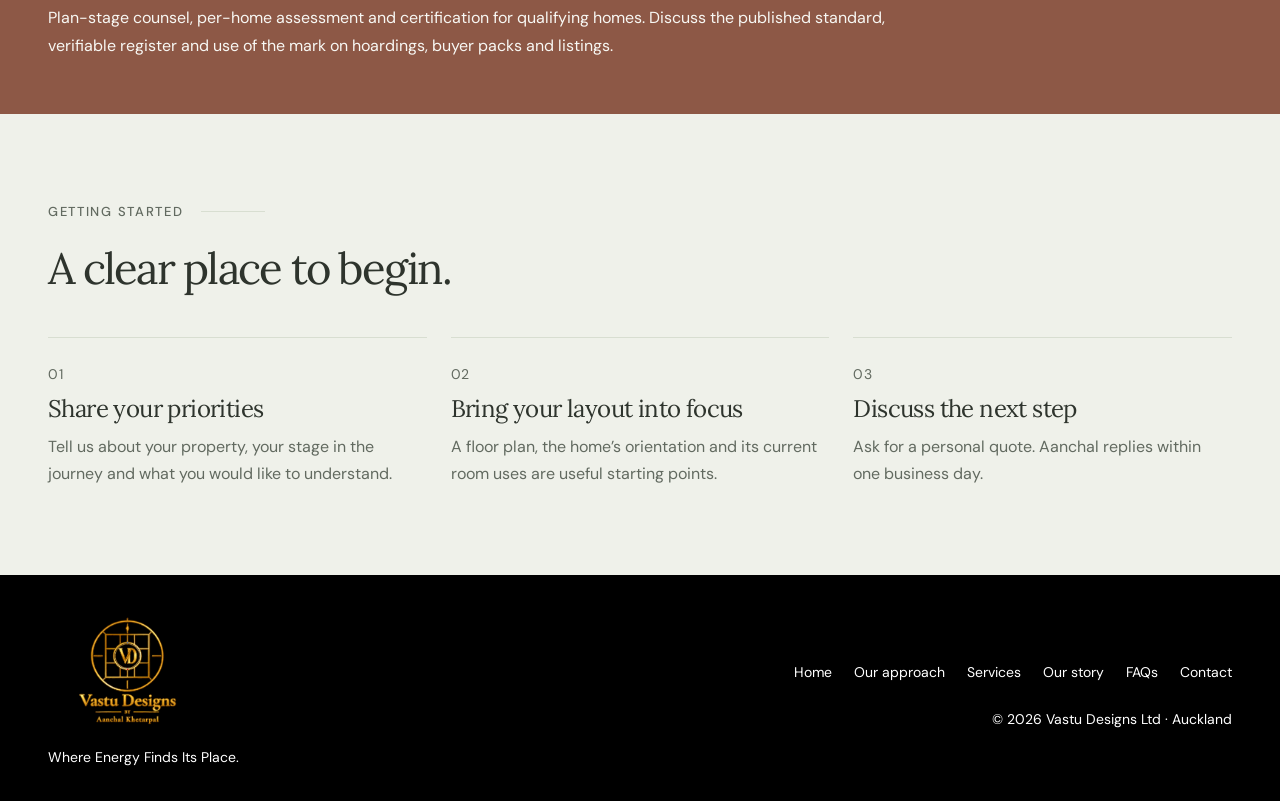
<file: services.html>
<!doctype html>
<html lang="en-NZ">
<head>
  <meta charset="utf-8">
  <meta name="viewport" content="width=device-width, initial-scale=1">
  <link rel="apple-touch-icon" href="log.png">
  <link rel="icon" type="image/png" href="log.png">
  <meta property="og:image" content="log.png">
  <meta name="theme-color" content="#59634f">
  <meta name="description" content="Property selection consultations, full home assessments, online plan reviews, timing guidance, commercial spaces and builder certification.">
  <title>Services and pricing - Vastu Designs</title>
  <link rel="icon" type="image/svg+xml" href="data:image/svg+xml,%3Csvg%20xmlns='http://www.w3.org/2000/svg'%20viewBox='0%200%2064%2064'%3E%3Crect%20width='64'%20height='64'%20rx='10'%20fill='%23F8F8F4'/%3E%3Cpath%20d='M16%2017l16%2032%2016-32M24%2017l8%2016%208-16'%20fill='none'%20stroke='%2359634F'%20stroke-width='4'/%3E%3C/svg%3E">
  <link rel="preload" href="assets/fonts/lora-400.woff2" as="font" type="font/woff2" crossorigin>
  <link rel="preload" href="assets/fonts/dm-sans-400.woff2" as="font" type="font/woff2" crossorigin>
  <link rel="stylesheet" href="assets/vendor/bootstrap/bootstrap.min.css">
  <link rel="stylesheet" href="assets/css/styles.css">
  <script src="assets/vendor/bootstrap/bootstrap.bundle.min.js" defer></script>
  <script src="assets/js/layout.js" defer></script>
  <script src="assets/js/site.js" defer></script>
<meta property="og:title" content="Services and pricing - Vastu Designs">
<meta property="og:description" content="Property selection consultations, full home assessments, online plan reviews, timing guidance, commercial spaces and builder certification.">
<meta property="og:type" content="website">
</head>
<body data-page="services" class="inner-page">
<a class="skip-link" href="#main-content">Skip to content</a><div id="site-header-slot"></div>

  <main id="main-content"><div class="container site-container page-breadcrumb"><nav aria-label="Breadcrumb"><ol class="breadcrumb">
<li class="breadcrumb-item"><a href="index.html">Home</a></li>
<li class="breadcrumb-item active" aria-current="page">Services</li>
</ol></nav></div>
<section class="section-pad services-section page-opening" id="services" aria-labelledby="services-heading">
      <div class="container site-container">
        <div class="row align-items-end gy-3 mb-5">
          <div class="col-lg-6">
<p class="eyebrow">Ways we can help</p>
<h1 id="services-heading">Before you buy.<br>After you move in.<br>Floor by floor.</h1>
</div>
          <div class="col-lg-5 offset-lg-1"><p class="section-intro mb-1">One published rate; other services are quoted personally for your home or project. On-site across Auckland and online New Zealand-wide.</p></div>
        </div>
        <div class="row g-4 service-grid">
          <div class="col-md-6 col-lg-4">
            <article class="service-card" id="property-selection">
              <img class="service-image" src="assets/images/property-selection.webp" srcset="assets/images/property-selection-480.webp 480w, assets/images/property-selection-800.webp 800w, assets/images/property-selection.webp 1000w" sizes="(min-width: 992px) 365px, (min-width: 768px) 46vw, 94vw" width="1000" height="750" loading="lazy" decoding="async" alt="Three miniature homes illustrating different property choices.">
              <div class="service-body">
<h2>Property selection</h2>
<p>The section, orientation and floor plans assessed before you buy or commit to a build. Contact Aanchal for current pricing and consultation details.</p>
<ul class="service-focus">
<li>Light and orientation</li>
<li>Layout and room use</li>
<li>Advice before you sign</li>
</ul>
<a class="text-link" href="contact.html?service=Property+selection#enquiry-form" data-service="Property selection">Enquire about property selection</a>
</div>
            </article>
          </div>
          <div class="col-md-6 col-lg-4">
            <article class="service-card" id="home-consultation">
              <img class="service-image" src="assets/images/home-consultation.webp" srcset="assets/images/home-consultation-480.webp 480w, assets/images/home-consultation-800.webp 800w, assets/images/home-consultation.webp 1000w" sizes="(min-width: 992px) 365px, (min-width: 768px) 46vw, 94vw" width="1000" height="750" loading="lazy" decoding="async" alt="A miniature home on architectural drawings beside a drafting compass.">
              <div class="service-body">
<h2>Full home consultation</h2>
<p>Quoted per floor and its area. Includes a room-by-room review of directions, the five elements, natural light, movement and practical ways to improve balance.</p>
<ul class="service-focus">
<li>Each floor's own Vastu grid</li>
<li>Five-element and directional balance</li>
<li>Prioritised written recommendations</li>
</ul>
<a class="text-link" href="contact.html?service=Full+home+consultation#enquiry-form" data-service="Full home consultation">Enquire about a home consultation</a>
</div>
            </article>
          </div>
          <div class="col-md-6 col-lg-4">
            <article class="service-card" id="builders">
              <img class="service-image" src="assets/images/renovation-model.webp" srcset="assets/images/renovation-model-480.webp 480w, assets/images/renovation-model-800.webp 800w, assets/images/renovation-model.webp 1000w" sizes="(min-width: 992px) 365px, (min-width: 768px) 46vw, 94vw" width="1000" height="750" loading="lazy" decoding="async" alt="A two-storey architectural model with an upper floor lifted to reveal the layout.">
              <div class="service-body">
<h2>Builders &amp; townships</h2>
<p>A project partnership covering design-stage plan reviews, per-home assessment and Vastu-informed guidance for qualifying homes.</p>
<ul class="service-focus">
<li>Plan-stage orientation and layout review</li>
<li>Assessment of each dwelling's floor grids</li>
<li>Certification and marketing rights</li>
</ul>
<a class="text-link" href="contact.html?service=Development+project#enquiry-form" data-service="Development project">Discuss your development</a>
</div>
            </article>
          </div>
        </div>
        <div class="row g-0 secondary-services">
          <div class="col-md-4"><a href="contact.html?service=Online+floor+plan+review#enquiry-form" data-service="Online floor plan review"><h3>Online floor plan review</h3>
<p>A written review of a single floor plan, from anywhere in New Zealand.</p></a></div>
          <div class="col-md-4"><a href="contact.html?service=Timing+guidance#enquiry-form" data-service="Timing guidance"><h3>Timing guidance</h3>
<p>Optional auspicious dates for signing, settlement and moving day.</p></a></div>
          <div class="col-md-4"><a href="contact.html?service=Commercial+spaces#enquiry-form" data-service="Commercial spaces"><h3>Commercial spaces</h3>
<p>Offices, clinics and retail: layout and flow for teams and customers, assessed per floor.</p></a></div>
        </div>
      </div>
    </section>

    <section class="developer-section" aria-labelledby="developer-heading">
      <div class="container site-container">
        <div class="row align-items-center gy-4">
          <div class="col-lg-9">
<p class="eyebrow">For residential projects</p>
<h2 id="developer-heading">Vastu-informed homes, guided by aanchal khetarpaal.</h2>
<p class="mb-0">Plan-stage counsel, per-home assessment and certification for qualifying homes. Discuss the published standard, verifiable register and use of the mark on hoardings, buyer packs and listings.</p>
</div>
          <div class="col-lg-3 text-lg-end"><a class="btn btn-outline-light" href="contact.html?service=Development+project#enquiry-form" data-service="Development project">Discuss a project</a></div>
        </div>
      </div>
    </section>

    <section class="section-pad pale-panel" aria-labelledby="getting-started-heading"><div class="container site-container">
<p class="eyebrow">Getting started</p>
<h2 id="getting-started-heading">A clear place to begin.</h2>
<div class="row g-4 mt-3">
<div class="col-md-4"><article class="step-card"><span class="principle-number">01</span><h3>Share your priorities</h3>
<p>Tell us about your property, your stage in the journey and what you would like to understand.</p></article></div>
<div class="col-md-4"><article class="step-card"><span class="principle-number">02</span><h3>Bring your layout into focus</h3>
<p>A floor plan, the home’s orientation and its current room uses are useful starting points.</p></article></div>
<div class="col-md-4"><article class="step-card"><span class="principle-number">03</span><h3>Discuss the next step</h3>
<p>Ask for a personal quote. Aanchal replies within one business day.</p></article></div>
</div>
</div></section></main><div id="site-footer-slot"></div>

  </body>
</html>
</file>
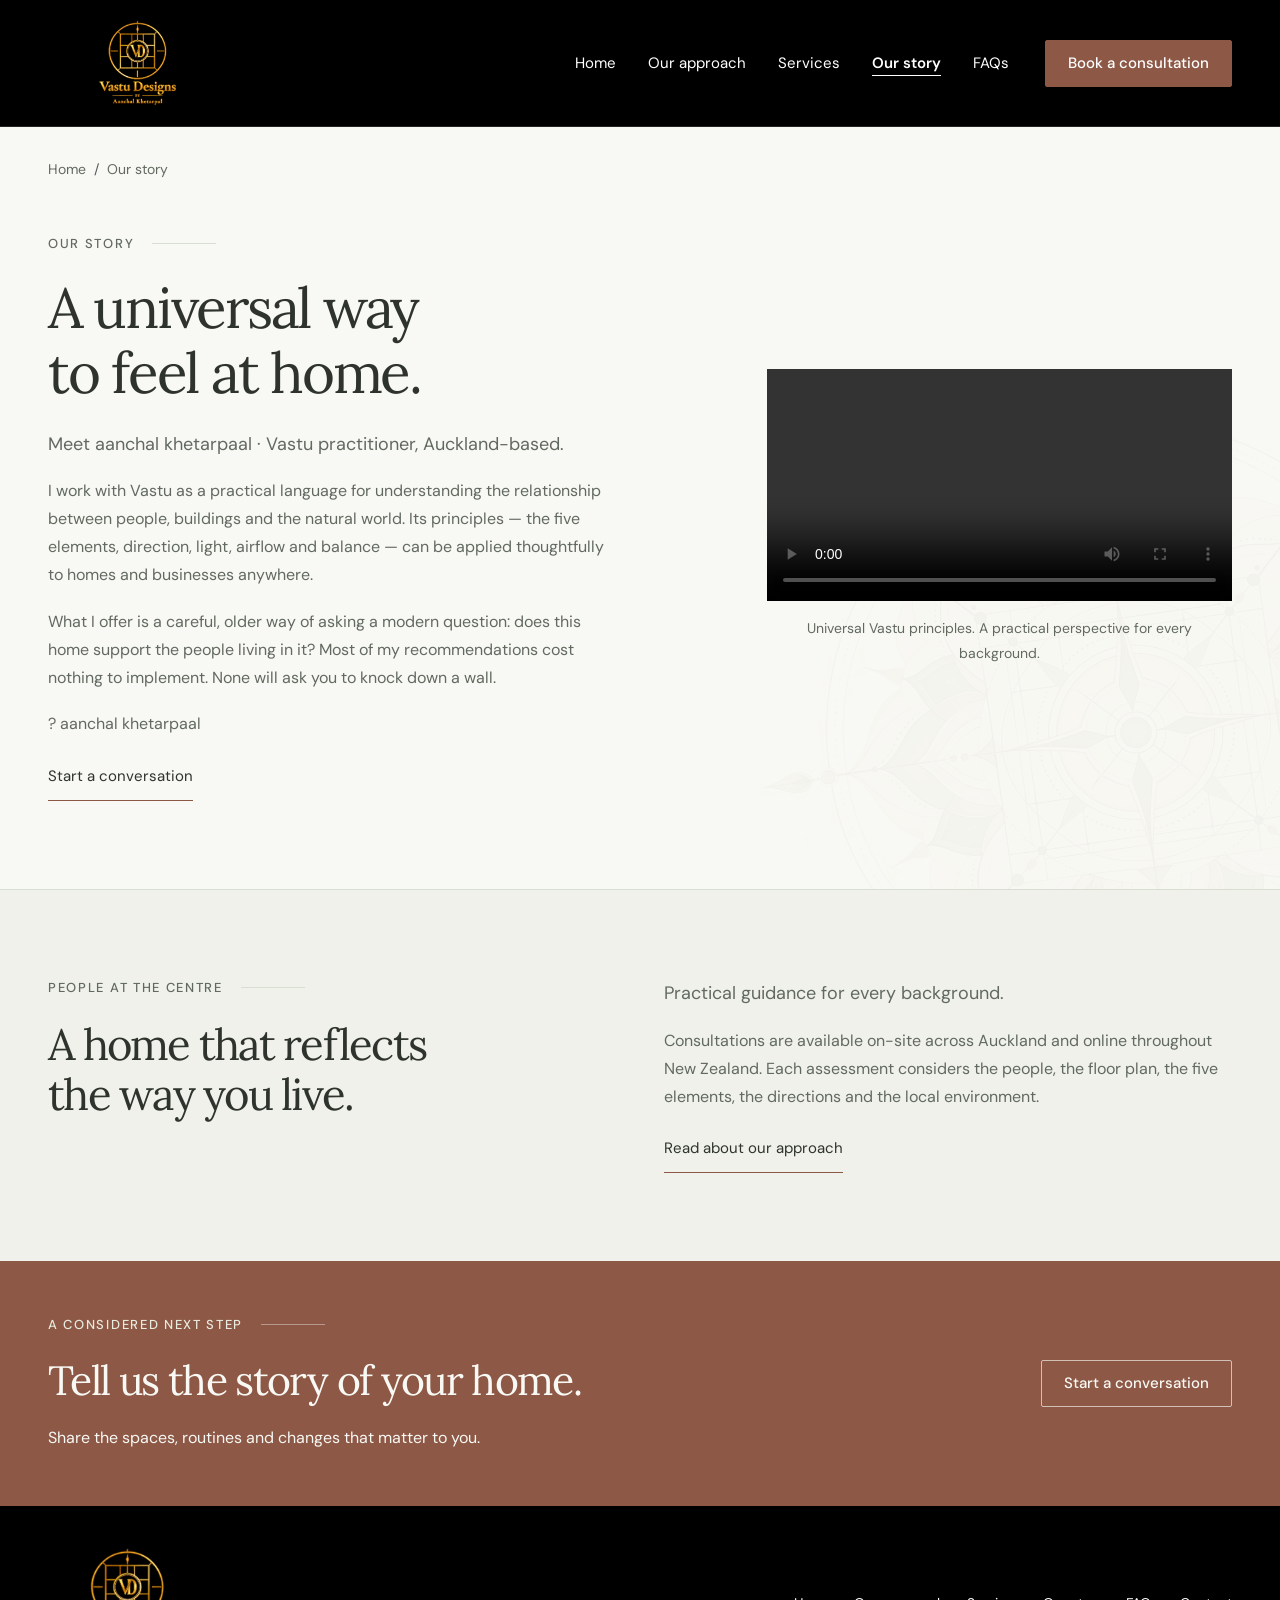
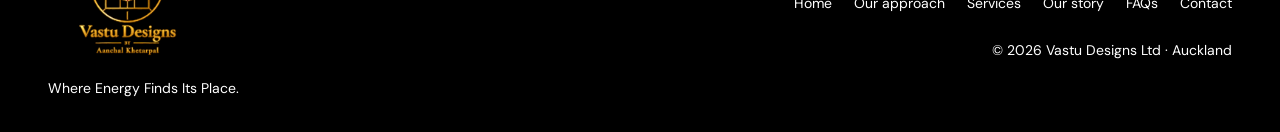
<file: story.html>
<!doctype html>
<html lang="en-NZ">
<head>
  <meta charset="utf-8">
  <meta name="viewport" content="width=device-width, initial-scale=1">
  <link rel="apple-touch-icon" href="log.png">
  <link rel="icon" type="image/png" href="log.png">
  <meta property="og:image" content="log.png">
  <meta name="theme-color" content="#59634f">
  <meta name="description" content="Meet aanchal khetarpaal and discover a universal, practical approach to Vastu-informed homes, now based in Auckland.">
  <title>About Aanchal - Vastu Designs</title>
  <link rel="icon" type="image/svg+xml" href="data:image/svg+xml,%3Csvg%20xmlns='http://www.w3.org/2000/svg'%20viewBox='0%200%2064%2064'%3E%3Crect%20width='64'%20height='64'%20rx='10'%20fill='%23F8F8F4'/%3E%3Cpath%20d='M16%2017l16%2032%2016-32M24%2017l8%2016%208-16'%20fill='none'%20stroke='%2359634F'%20stroke-width='4'/%3E%3C/svg%3E">
  <link rel="preload" href="assets/fonts/lora-400.woff2" as="font" type="font/woff2" crossorigin>
  <link rel="preload" href="assets/fonts/dm-sans-400.woff2" as="font" type="font/woff2" crossorigin>
  <link rel="stylesheet" href="assets/vendor/bootstrap/bootstrap.min.css">
  <link rel="stylesheet" href="assets/css/styles.css">
  <script src="assets/vendor/bootstrap/bootstrap.bundle.min.js" defer></script>
  <script src="assets/js/layout.js" defer></script>
  <script src="assets/js/site.js" defer></script>
<meta property="og:title" content="About Aanchal - Vastu Designs">
<meta property="og:description" content="Meet aanchal khetarpaal and discover a universal, practical approach to Vastu-informed homes, now based in Auckland.">
<meta property="og:type" content="website">
</head>
<body data-page="story" class="inner-page">
<a class="skip-link" href="#main-content">Skip to content</a><div id="site-header-slot"></div>

  <main id="main-content"><div class="container site-container page-breadcrumb"><nav aria-label="Breadcrumb"><ol class="breadcrumb">
<li class="breadcrumb-item"><a href="index.html">Home</a></li>
<li class="breadcrumb-item active" aria-current="page">Our story</li>
</ol></nav></div>
<section class="section-pad story-section page-opening" id="story" aria-labelledby="story-heading">
      <div class="container site-container">
        <div class="row align-items-center gy-5 gx-xl-5">
          <div class="col-lg-6">
            <p class="eyebrow">Our story</p>
            <h1 id="story-heading">A universal way<br>to feel at home.</h1>
            <p class="section-intro">Meet aanchal khetarpaal &middot; Vastu practitioner, Auckland-based.</p>
            <p>I work with Vastu as a practical language for understanding the relationship between people, buildings and the natural world. Its principles — the five elements, direction, light, airflow and balance — can be applied thoughtfully to homes and businesses anywhere.</p>
            <p>What I offer is a careful, older way of asking a modern question: does this home support the people living in it? Most of my recommendations cost nothing to implement. None will ask you to knock down a wall.</p>
<p>? aanchal khetarpaal</p>
<a class="text-link" href="contact.html#enquiry-form">Start a conversation</a>
          </div>
          <div class="col-lg-5 offset-lg-1">
            <figure class="story-figure mb-0">
              <div class="story-video-frame" id="story-media">
                <video class="story-video" controls playsinline preload="metadata" aria-label="Vastu Designs — our story">
                  <source src="Video-83498.mp4" type="video/mp4">
                  Your browser does not support the story video. Please use a modern browser to watch it.
                </video>
              </div>
              <figcaption>Universal Vastu principles. A practical perspective for every background.</figcaption>
            </figure>
          </div>
        </div>
      </div>
    </section>

    <section class="section-pad pale-panel" aria-labelledby="people-heading"><div class="container site-container"><div class="row gy-4 gx-xl-5">
<div class="col-lg-5">
<p class="eyebrow">People at the centre</p>
<h2 id="people-heading">A home that reflects<br>the way you live.</h2>
</div>
<div class="col-lg-6 offset-lg-1">
<p class="section-intro">Practical guidance for every background.</p>
<p>Consultations are available on-site across Auckland and online throughout New Zealand. Each assessment considers the people, the floor plan, the five elements, the directions and the local environment.</p>
<a class="text-link" href="approach.html">Read about our approach</a>
</div>
</div></div></section><section class="developer-section page-cta" aria-labelledby="next-step-heading"><div class="container site-container"><div class="row align-items-center gy-4">
<div class="col-lg-9">
<p class="eyebrow">A considered next step</p>
<h2 id="next-step-heading">Tell us the story of your home.</h2>
<p class="mb-0">Share the spaces, routines and changes that matter to you.</p>
</div>
<div class="col-lg-3 text-lg-end"><a class="btn btn-outline-light" href="contact.html#enquiry-form">Start a conversation</a></div>
</div></div></section></main><div id="site-footer-slot"></div>

  </body>
</html>
</file>
<file: assets/css/styles.css>
@font-face{font-family:Lora;font-style:normal;font-weight:400;font-display:swap;src:url('../fonts/lora-400.woff2') format('woff2')}
@font-face{font-family:Lora;font-style:normal;font-weight:500;font-display:swap;src:url('../fonts/lora-500.woff2') format('woff2')}
@font-face{font-family:'DM Sans';font-style:normal;font-weight:400;font-display:swap;src:url('../fonts/dm-sans-400.woff2') format('woff2')}
@font-face{font-family:'DM Sans';font-style:normal;font-weight:500;font-display:swap;src:url('../fonts/dm-sans-500.woff2') format('woff2')}
@font-face{font-family:'DM Sans';font-style:normal;font-weight:600;font-display:swap;src:url('../fonts/dm-sans-600.woff2') format('woff2')}

:root{--ivory:#f8f8f4;--graphite:#2e342d;--olive:#8d5846;--olive-hover:#6f4031;--sage:#eff1ea;--line:#d8ded1;--muted:#626a60;--paper:#fff;--body-font:'DM Sans',Arial,sans-serif;--heading-font:Lora,Georgia,serif;--bs-body-font-family:var(--body-font);--bs-body-color:var(--graphite);--bs-body-bg:var(--ivory);--bs-border-color:var(--line)}
html{scroll-behavior:smooth;scroll-padding-top:100px}
body{font-family:var(--body-font);font-size:1rem;line-height:1.75;background:var(--ivory);color:var(--graphite);-webkit-font-smoothing:antialiased}
#main-content{position:relative;overflow:hidden}
#main-content::before{content:'';position:absolute;z-index:0;top:16%;right:-235px;width:760px;height:760px;background:url('../images/vastu-mandala-bg.png') center/contain no-repeat;opacity:.035;pointer-events:none;transform:rotate(-8deg)}
#main-content>*{position:relative;z-index:1}
body[data-page="index"] .hero-section,body[data-page="index"] .services-section,body[data-page="index"] .home-check-section,body[data-page="index"] .page-cta{position:relative;overflow:hidden}
body[data-page="index"] .hero-section::after,body[data-page="index"] .services-section::after,body[data-page="index"] .home-check-section::after,body[data-page="index"] .page-cta::after{content:'';position:absolute;z-index:0;width:580px;height:580px;background:url('../images/vastu-mandala-bg.png') center/contain no-repeat;pointer-events:none}
body[data-page="index"] .hero-section::after{left:-260px;top:30px;opacity:.022;transform:rotate(10deg)}
body[data-page="index"] .services-section::after{right:-230px;top:120px;opacity:.025;transform:rotate(-8deg)}
body[data-page="index"] .home-check-section::after{left:-240px;top:90px;opacity:.02;transform:rotate(15deg)}
body[data-page="index"] .page-cta::after{right:-185px;top:-190px;width:520px;height:520px;opacity:.025;transform:rotate(-12deg)}
body[data-page="index"] .hero-section>.container,body[data-page="index"] .services-section>.container,body[data-page="index"] .home-check-section>.container,body[data-page="index"] .page-cta>.container{position:relative;z-index:1}
::selection{background:#dce3d2;color:var(--graphite)}
img{max-width:100%;height:auto}
a{color:inherit;text-decoration:none}
a:hover{color:var(--olive-hover)}
button,input,select,textarea{font:inherit}
button,a,input,select,textarea{touch-action:manipulation}
:focus-visible{outline:3px solid var(--olive);outline-offset:5px}
section[id]{scroll-margin-top:100px}
h1,h2,h3,h4{font-family:var(--heading-font);font-weight:400;line-height:1.15;letter-spacing:-.04em;text-wrap:balance;color:var(--graphite)}
h1{font-size:clamp(2.7rem,4.7vw,4.45rem);margin:0 0 1.5rem}
h2{font-size:clamp(2.2rem,3.4vw,3.35rem);margin:0 0 1.25rem}
h3{font-size:1.55rem;margin:0 0 .65rem;letter-spacing:-.025em}
p{margin-bottom:1.15rem;color:var(--muted)}
.site-container{max-width:1240px;padding-left:28px;padding-right:28px}
.section-pad{padding:88px 0}
.eyebrow{display:flex;align-items:center;gap:18px;font-family:var(--body-font);font-size:.8125rem;line-height:1.5;font-weight:500;letter-spacing:.13em;text-transform:uppercase;color:var(--muted);margin-bottom:22px}
.eyebrow::after{content:'';width:64px;flex:none;height:1px;background:var(--line)}
.section-intro{font-size:1.125rem;line-height:1.7;max-width:520px}
.pale-panel{background:var(--sage)}
.skip-link{position:fixed;left:16px;top:-100px;padding:12px 20px;background:var(--graphite);color:#fff;z-index:1100}
.skip-link:focus{top:16px;color:#fff}
.site-header{background:#000;border-bottom:1px solid #252525;position:sticky;top:0;z-index:1030}
.navbar{min-height:86px;padding-top:12px;padding-bottom:12px}
.wordmark{font-family:var(--heading-font);font-size:1.75rem;font-weight:500;letter-spacing:-.055em;line-height:1.15;white-space:nowrap;color:var(--graphite)}
.wordmark span{display:inline-block;margin:0 .05em}
.brand-lockup{display:inline-flex;align-items:center;line-height:0;overflow:hidden;background:#000}
.brand-logo{display:block;width:180px;height:92px;object-fit:contain}
.navbar-brand{margin-right:28px}
.navbar .nav-link{font-size:.9375rem;font-weight:400;color:#fff;padding:12px 16px!important}
.navbar .nav-link:hover,.navbar .nav-link:focus{color:#fff}
.nav-booking{margin-left:20px}
.navbar-toggler{border:1px solid #fff;border-radius:0;padding:8px;min-width:44px;min-height:44px}
.navbar-toggler:focus{box-shadow:0 0 0 3px rgba(89,99,79,.2)}
.navbar-toggler-icon{width:1.2em;height:1.2em;filter:none;background-image:url("data:image/svg+xml,%3Csvg xmlns='http://www.w3.org/2000/svg' viewBox='0 0 30 30'%3E%3Cpath stroke='%23d6a33a' stroke-linecap='round' stroke-miterlimit='10' stroke-width='2.5' d='M4 7h22M4 15h22M4 23h22'/%3E%3C/svg%3E")}
.btn{border-radius:2px;padding:12px 22px;min-height:46px;font-family:var(--body-font);font-size:.9375rem;font-weight:500;line-height:1.4;letter-spacing:0;transition:background-color .18s,color .18s,border-color .18s,box-shadow .18s}
.btn-vastu{color:#fff;background:var(--olive);border:1px solid var(--olive)}
.btn-vastu:hover,.btn-vastu:focus-visible,.btn-vastu:active{color:#fff;background:var(--olive-hover);border-color:var(--olive-hover)}
.btn-vastu:disabled{color:#fff;background:var(--olive);opacity:.65}
.btn-lg{padding:15px 26px;font-size:1rem}
.btn-outline-light{color:var(--ivory);border-color:rgba(248,248,244,.65)}
.btn-outline-light:hover{color:var(--olive);background:var(--ivory);border-color:var(--ivory)}
.text-link{display:inline-block;min-height:44px;padding:7px 0 4px;border-bottom:1px solid var(--olive);font-size:.9375rem;line-height:1.6;color:var(--graphite)}
.text-link:hover{color:var(--olive-hover);border-bottom-color:var(--olive-hover)}
.hero-section{padding-top:28px}
.hero-copy{padding-top:30px;padding-bottom:32px}
.hero-description{max-width:440px;font-size:1.2rem;line-height:1.65;margin-bottom:30px}
.hero-art{display:flex;justify-content:center;align-items:center;min-height:540px}
.hero-art img{width:100%;max-width:610px;aspect-ratio:1;object-fit:contain}
.rooted-statement{display:flex;align-items:center;justify-content:center;gap:26px;font-family:var(--heading-font);font-size:1.25rem;line-height:1.5;color:var(--graphite);padding:28px 0 32px;margin:0;border-bottom:1px solid var(--line);text-align:center}
.rooted-statement::before,.rooted-statement::after{content:'';height:1px;width:100px;background:var(--line);flex:0 1 100px}
.foundations-section{position:relative;overflow:hidden;padding-bottom:76px}
.foundations-section::before,.foundations-section::after{content:'';position:absolute;z-index:0;width:720px;height:720px;background:url('../images/vastu-mandala-bg.png') center/contain no-repeat;pointer-events:none}
.foundations-section::before{right:-245px;top:18px;opacity:.075;transform:rotate(-8deg)}
.foundations-section::after{left:-245px;top:18px;opacity:.055;transform:rotate(8deg)}
.foundations-section>.container{position:relative;z-index:1}
.foundations-copy{padding-top:65px;padding-left:45px;border-left:1px solid var(--line)}
.foundations-copy p{font-size:1.125rem;line-height:1.9;max-width:530px}
.compass-art{display:block;width:365px;max-width:90%;margin-top:5px;aspect-ratio:1;object-fit:contain}
.principle-grid{margin-top:36px}
.principle{padding:5px 30px 0;border-right:1px solid var(--line)}
.principle:first-child{padding-left:0}
.principle:last-child{border-right:0}
.principle-number{display:block;color:var(--muted);font-size:.875rem;letter-spacing:.04em;margin-bottom:8px}
.principle p{font-size:1rem;line-height:1.6;max-width:225px;margin-bottom:0}
.hemisphere-section{padding:55px 0 40px}
.hand-art{display:block;width:100%;aspect-ratio:4/3;object-fit:contain}
.home-check-section{border-bottom:1px solid var(--line)}
.home-check-panel{padding:28px;background:var(--paper);border:1px solid var(--line)}
.home-check-panel legend{font-family:var(--heading-font);font-size:1.3rem;line-height:1.4;float:none;margin-bottom:18px;letter-spacing:-.025em}
.check-choice{position:relative;display:flex;align-items:center;gap:14px;justify-content:space-between;border:1px solid var(--line);padding:13px 15px;margin-bottom:10px;cursor:pointer;font-size:.9375rem;min-height:50px;transition:background .15s,border-color .15s}
.check-choice input{position:absolute;opacity:0;width:1px;height:1px}
.choice-indicator{width:16px;height:16px;border:1px solid #929b88;border-radius:50%;flex:none}
.check-choice:has(input:checked){background:var(--sage);border-color:var(--olive)}
.check-choice:has(input:checked) .choice-indicator{border:5px solid var(--olive);background:var(--ivory)}
.check-choice:has(input:focus-visible){outline:3px solid var(--olive);outline-offset:3px}
.form-note{font-size:.875rem;line-height:1.6;color:var(--muted)}
.services-section{padding-bottom:64px}
.service-card{height:100%;display:flex;flex-direction:column;border:1px solid var(--line);background:var(--ivory)}
.service-image{display:block;width:100%;aspect-ratio:4/3;object-fit:cover;background:var(--sage)}
.service-body{padding:25px 22px 20px;display:flex;flex-direction:column;flex:1}
.service-body h3{font-size:1.5rem}
.service-body p{line-height:1.65;margin-bottom:20px}
.service-body .text-link{margin-top:auto;align-self:flex-start;font-size:.875rem}
.secondary-services{border-top:1px solid var(--line);margin-top:34px;padding-top:26px}
.secondary-services>div{border-right:1px solid var(--line);padding:0 28px}
.secondary-services>div:first-child{padding-left:0}
.secondary-services>div:last-child{border-right:0;padding-right:0}
.secondary-services a{display:block}
.secondary-services h3{font-family:var(--body-font);font-size:1rem;letter-spacing:0;margin:0 0 8px}
.secondary-services p{font-size:.9375rem;line-height:1.65;margin:0}
.secondary-services a:hover h3{text-decoration:underline;text-underline-offset:5px}
.developer-section{background:var(--olive);padding:54px 0}
.developer-section h2{font-size:clamp(2rem,3.2vw,3rem);color:var(--ivory)}
.developer-section p{color:var(--ivory)}
.developer-section .eyebrow{color:#e8ebdf}
.developer-section .eyebrow::after{background:rgba(248,248,244,.4)}
.next-step-eyebrow{color:#d6a33a!important}
.story-section{border-bottom:1px solid var(--line)}
.story-video-frame{position:relative;width:100%;max-width:540px;margin:auto;overflow:hidden;background:var(--sage)}
.story-figure figcaption{text-align:center;font-size:.875rem;margin:15px 0 0;color:var(--muted)}
.story-video{display:block;width:100%;height:auto;max-height:760px;object-fit:contain;background:var(--sage)}
.faq-section{padding-top:72px;padding-bottom:72px}
.vastu-accordion{--bs-accordion-bg:transparent;--bs-accordion-color:var(--muted);--bs-accordion-border-color:var(--line);--bs-accordion-btn-color:var(--graphite);--bs-accordion-active-bg:var(--sage);--bs-accordion-active-color:var(--graphite);--bs-accordion-btn-focus-box-shadow:0 0 0 3px rgba(89,99,79,.16)}
.accordion-button{font-family:var(--body-font);font-size:1rem;line-height:1.5;padding:21px 18px}
.accordion-button::after{background-image:none!important;content:'+';width:20px;height:24px;line-height:24px;font-size:1.4rem;font-weight:400;color:var(--olive);text-align:center;transform:none!important}
.accordion-button:not(.collapsed)::after{content:'−'}
.accordion-body{padding:20px 18px 25px;font-size:1rem;line-height:1.8}
.accordion-item:first-child{border-top:1px solid var(--line)}
.accordion-item:last-child{border-bottom:1px solid var(--line)}
.contact-reassurance{font-size:.9375rem;border-top:1px solid var(--line);padding-top:22px;margin-top:28px;max-width:360px}
.enquiry-form{background:var(--paper);padding:32px;border:1px solid var(--line)}
.form-label{font-size:.9375rem;color:var(--graphite);margin-bottom:7px}
.optional-label{font-size:.875rem;color:var(--muted)}
.form-control,.form-select{border:1px solid var(--line);background-color:var(--ivory);border-radius:1px;min-height:48px;padding:11px 13px;color:var(--graphite);font-size:1rem;line-height:1.6}
.form-control:focus,.form-select:focus{border-color:var(--olive);background-color:var(--paper);box-shadow:0 0 0 3px rgba(141,88,70,.12)}
textarea.form-control{min-height:155px;resize:vertical}
.form-check{padding-left:1.85rem;line-height:1.65}
.form-check-input{margin-top:.35em;margin-left:-1.85rem!important;border-color:#9aa28f;border-radius:2px!important}
.form-check-input:checked{background-color:var(--olive);border-color:var(--olive)}
.form-check-input:focus{border-color:var(--olive);box-shadow:0 0 0 3px rgba(141,88,70,.12)}
.form-check-label{font-size:.9375rem;cursor:pointer}
.honeypot{position:absolute;width:1px;height:1px;overflow:hidden;clip-path:inset(50%);white-space:nowrap}
.invalid-feedback{font-size:.875rem}
.form-status{padding:13px 15px;border:1px solid var(--line);font-size:.9375rem;line-height:1.65;color:var(--graphite);background:var(--sage)}
.form-status.is-error{border-color:#ccaba6;color:#7a352d;background:#fff8f7}
.form-status.is-success{background:var(--sage)}
.site-footer{padding:38px 0 32px;background:#000;color:#fff}
.footer-brand-lockup{width:160px;height:116px}
.footer-brand-lockup .brand-logo{width:100%;height:100%}
.site-footer p{font-size:.875rem;margin:7px 0 0;color:#fff}
.footer-nav{display:flex;justify-content:flex-end;align-items:center;flex-wrap:wrap;gap:16px 22px;font-size:.875rem;line-height:1.5}
.footer-nav a{padding:10px 0;min-height:40px}
.footer-nav a{color:#fff}
.footer-nav a:hover,.footer-nav a:focus{color:#fff;text-decoration:underline;text-underline-offset:5px}
.copyright{padding-left:22px;border-left:1px solid #444;color:#fff}
.modal-content{background:var(--ivory);border-radius:2px;border-color:var(--line)}
.modal-header,.modal-footer{border-color:var(--line);padding:20px 25px}
.modal-body{padding:25px}
.modal-body h2{font-size:2.2rem}
.check-result-list{padding-left:22px;color:var(--muted);line-height:1.8}
.check-result-list li{margin-bottom:10px}
.modal-footer{justify-content:flex-start}

@media(min-width:1400px){.hero-art{min-height:600px}.hero-art img{max-width:640px}.hero-copy{padding-right:25px}}
@media(max-width:1199.98px){.navbar .nav-link{padding-left:12px!important;padding-right:12px!important}.nav-booking{margin-left:10px}.wordmark{font-size:1.55rem}.hero-art{min-height:470px}.section-pad{padding-top:72px;padding-bottom:72px}.principle{padding-left:22px;padding-right:22px}}
@media(max-width:991.98px){html{scroll-padding-top:88px}section[id]{scroll-margin-top:88px}.site-container{max-width:780px;padding-left:24px;padding-right:24px}.navbar{min-height:76px}.wordmark{font-size:1.6rem}.navbar-collapse{padding:14px 0 12px}.navbar .nav-link{padding:13px 0!important}.nav-booking{margin:12px 0 0}.nav-booking .btn{width:100%}.hero-section{padding-top:38px}.hero-copy{padding-top:0;padding-bottom:12px;max-width:640px}.hero-art{min-height:0;margin-top:6px}.hero-art img{max-width:600px}.hero-description{max-width:570px}.rooted-statement{font-size:1.1rem;gap:20px}.foundations-copy{padding:30px 12px 0;border-left:0}.foundations-copy p{max-width:none}.foundations-section::before{right:-300px;top:120px;width:560px;height:560px;opacity:.028}.compass-art{max-width:360px;margin-bottom:0}.principle-grid{row-gap:30px;margin-top:30px}.principle{padding:0 25px!important}.principle:nth-child(odd){padding-left:0!important}.principle:nth-child(even){border-right:0}.principle p{max-width:280px}.hemisphere-section{padding:56px 0 36px}.hand-art{max-width:620px;margin:auto}.secondary-services>div{padding-left:18px;padding-right:18px}.developer-section{padding:44px 0}.story-frame{max-width:300px}.faq-section{padding-top:64px;padding-bottom:64px}.footer-nav{justify-content:flex-start}.copyright{margin-left:0}.story-section .section-intro{max-width:none}}
@media(max-width:767.98px){body{line-height:1.7}.section-pad{padding:58px 0}.site-container{padding-left:22px;padding-right:22px}.eyebrow{font-size:.8125rem;letter-spacing:.105em;gap:14px;margin-bottom:18px}.eyebrow::after{width:40px}h1{font-size:clamp(2.5rem,7.6vw,3.5rem)}h2{font-size:clamp(2.05rem,6.7vw,2.8rem)}.hero-description{font-size:1.1rem}.section-intro{font-size:1.05rem}.rooted-statement{font-size:1.05rem;padding:20px 0 26px;gap:14px}.rooted-statement::before,.rooted-statement::after{max-width:35px}.compass-art{width:320px;max-width:90%}.foundations-copy p{font-size:1.05rem;line-height:1.85}.principle{padding-right:18px!important;padding-left:18px!important}.principle h3{font-size:1.45rem}.principle p{font-size:.9375rem}.home-check-panel{padding:23px}.services-section .mb-5{margin-bottom:30px!important}.service-body{padding:24px}.service-body .text-link{font-size:.9375rem}.secondary-services{padding-top:0;margin-top:26px}.secondary-services>div{padding:20px 0!important;border-right:0;border-bottom:1px solid var(--line)}.secondary-services>div:last-child{border-bottom:0}.story-frame{max-width:280px}.enquiry-form{padding:24px}.footer-nav{gap:8px 22px}.copyright{flex-basis:100%;padding:12px 0 0;border-left:0;border-top:1px solid var(--line)}.faq-section .row{--bs-gutter-y:1.5rem}.site-footer{padding:30px 0}.developer-section h2{font-size:2.2rem}.contact-reassurance{margin-bottom:0}}
@media(max-width:374.98px){.site-container{padding-left:18px;padding-right:18px}.wordmark{font-size:1.4rem}h1{font-size:2.45rem}.eyebrow{font-size:.75rem;letter-spacing:.075em}.eyebrow::after{width:24px}.rooted-statement::before,.rooted-statement::after{display:none}.principle{padding-left:14px!important;padding-right:14px!important}.home-check-panel,.enquiry-form{padding:20px}.btn{padding-left:18px;padding-right:18px}}
@media(prefers-reduced-motion:reduce){html{scroll-behavior:auto}*,*::before,*::after{transition:none!important;animation:none!important}}

/* Multipage navigation, page openings and supporting content. */
.navbar .nav-link.active{color:#fff;font-weight:600;text-decoration:underline;text-decoration-thickness:1px;text-underline-offset:7px}
.nav-booking .btn.active{color:#fff;background:var(--olive-hover);border-color:var(--olive-hover)}
.page-breadcrumb{padding-top:30px;padding-bottom:0}
.breadcrumb{--bs-breadcrumb-divider:' / ';font-size:.875rem;margin:0;color:var(--muted)}
.breadcrumb a:hover{text-decoration:underline;text-underline-offset:4px}
.breadcrumb-item.active{color:var(--muted)}
.page-opening{padding-top:52px}
.inner-page h1{font-size:clamp(2.6rem,4.4vw,3.65rem)}
.inner-page .foundations-copy{padding-top:70px}
.inner-page .foundations-section{padding-bottom:76px}
.inner-page .compass-art{width:410px;max-width:90%}
.inner-page .contact-section{margin-top:26px}
.service-card[id]{scroll-margin-top:108px}
.service-body h2{font-size:1.5rem;line-height:1.2;letter-spacing:-.025em;margin:0 0 .65rem}
.service-focus{padding-left:18px;line-height:1.7;font-size:.9375rem;color:var(--muted);margin:0 0 22px}
.service-focus li{padding-left:2px;margin:0 0 5px}
.section-link-row{margin-top:24px;text-align:center}
.step-card{border-top:1px solid var(--line);padding-top:24px;height:100%}
.step-card h3{font-size:1.5rem}
.step-card p{margin-bottom:0;line-height:1.7}
.preparation-list{margin:0 0 20px}
.preparation-list>div{padding:18px 0;border-top:1px solid var(--line)}
.preparation-list dt{font-size:1rem;font-weight:500;margin-bottom:8px}
.preparation-list dd{font-size:1rem;line-height:1.7;color:var(--muted);margin:0}
.footer-nav .copyright{flex-basis:100%;border-left:0;padding-left:0;text-align:right}
@media(min-width:992px) and (max-width:1199.98px){.navbar .nav-link{padding-left:10px!important;padding-right:10px!important}.navbar-brand{margin-right:14px}.nav-booking{margin-left:8px}.nav-booking .btn{padding-left:16px;padding-right:16px}}
@media(max-width:991.98px){.page-opening{padding-top:40px}.inner-page .foundations-copy{padding-top:28px}.footer-nav .copyright{text-align:left}.inner-page .compass-art{width:360px;max-width:90%}}
@media(max-width:767.98px){.page-breadcrumb{padding-top:24px}.page-opening{padding-top:34px}.inner-page h1{font-size:clamp(2.45rem,7.2vw,3.2rem)}.inner-page .foundations-section{padding-bottom:58px}.inner-page .contact-section{margin-top:20px}.service-focus{font-size:1rem}.section-link-row{margin-top:18px}.page-cta h2{font-size:2.2rem}.footer-nav .copyright{padding-top:12px}}
@media(max-width:991.98px){.foundations-section::before,.foundations-section::after{width:560px;height:560px;top:120px}.foundations-section::before{right:-300px;opacity:.06}.foundations-section::after{left:-300px;opacity:.045}}
</file>
